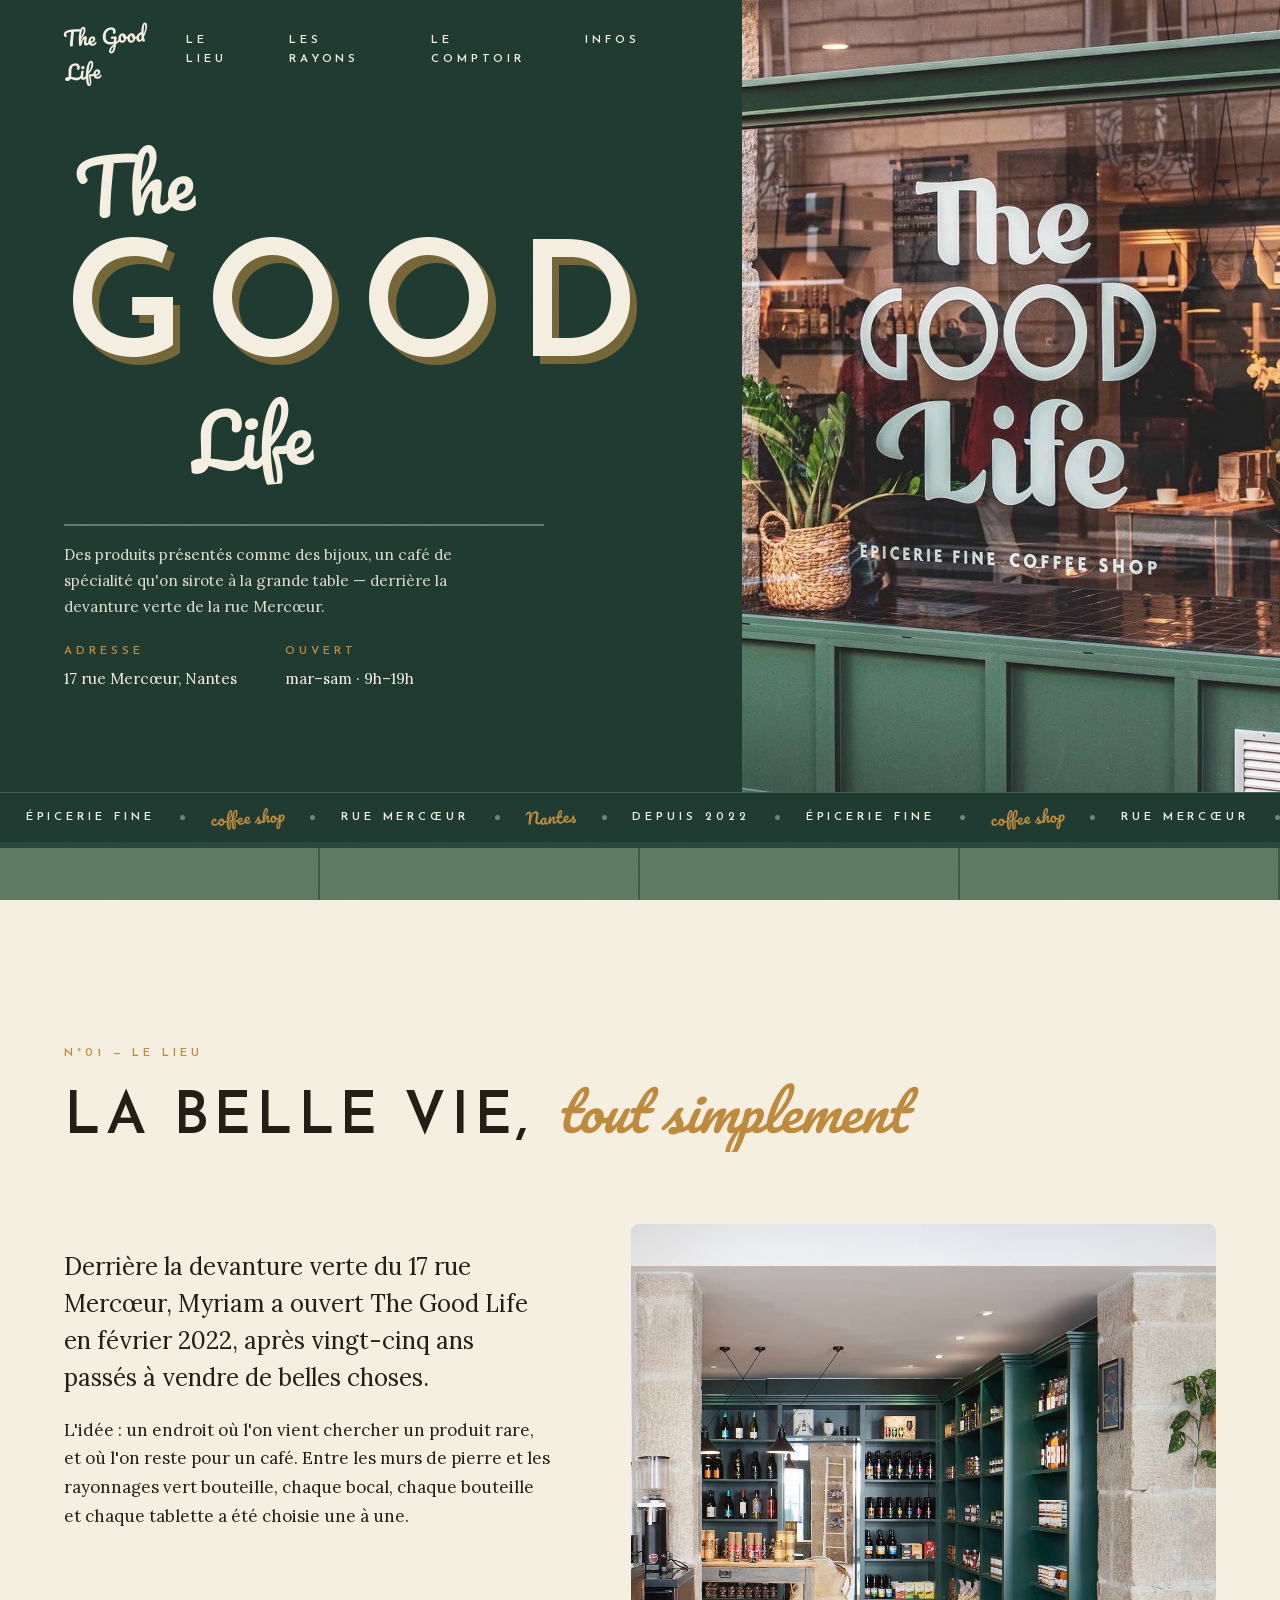
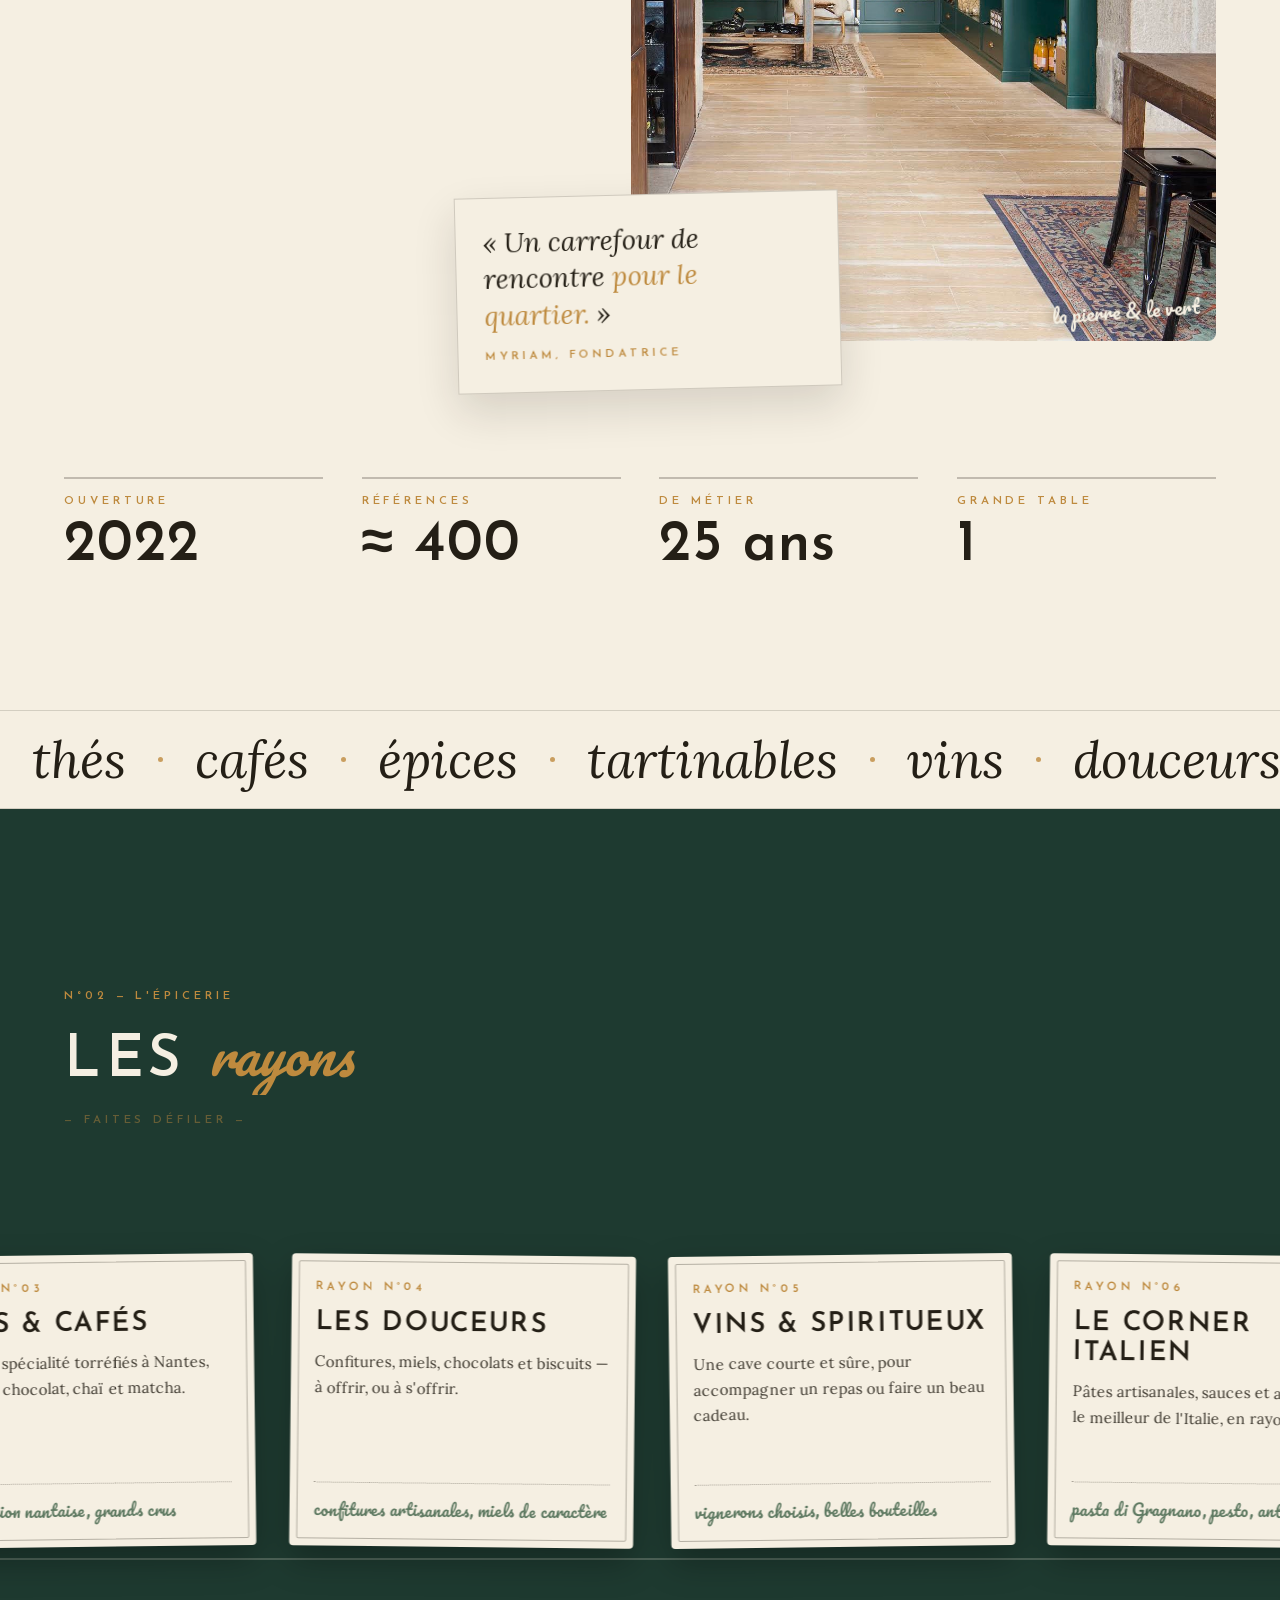
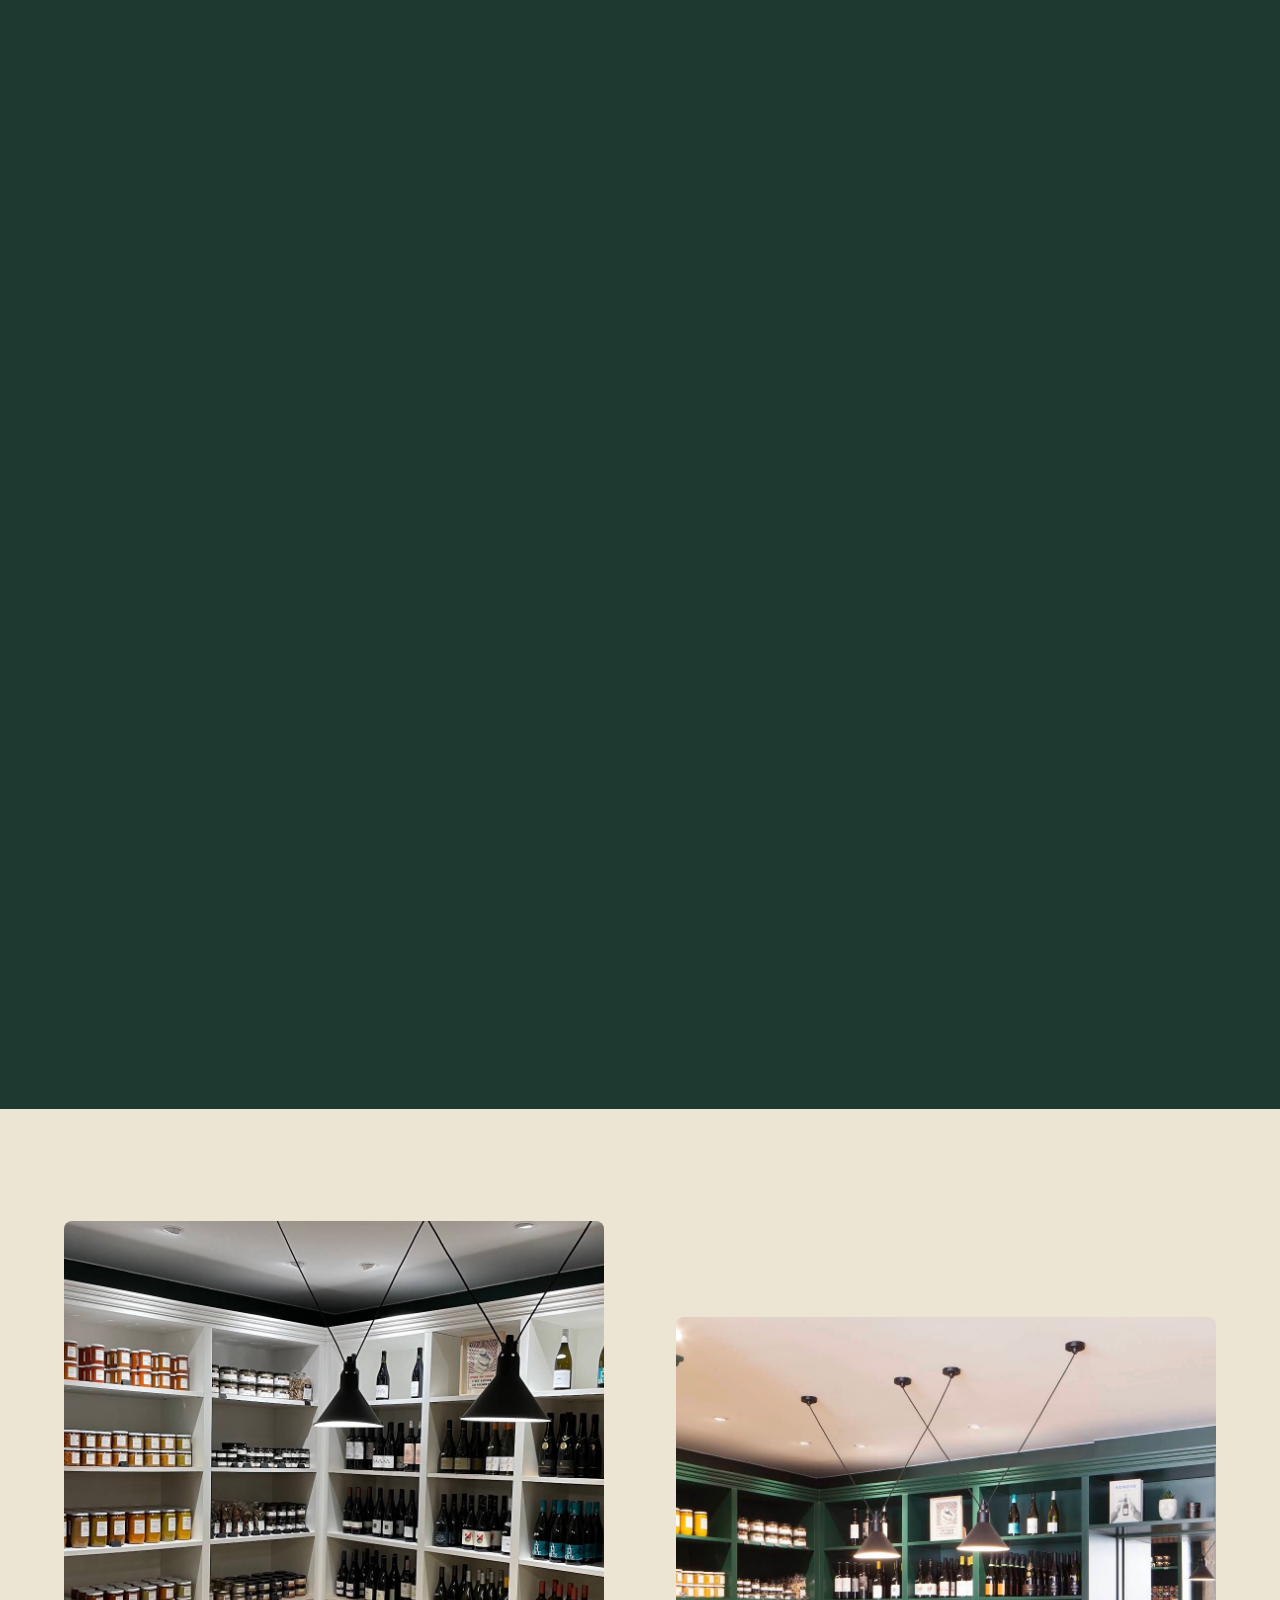
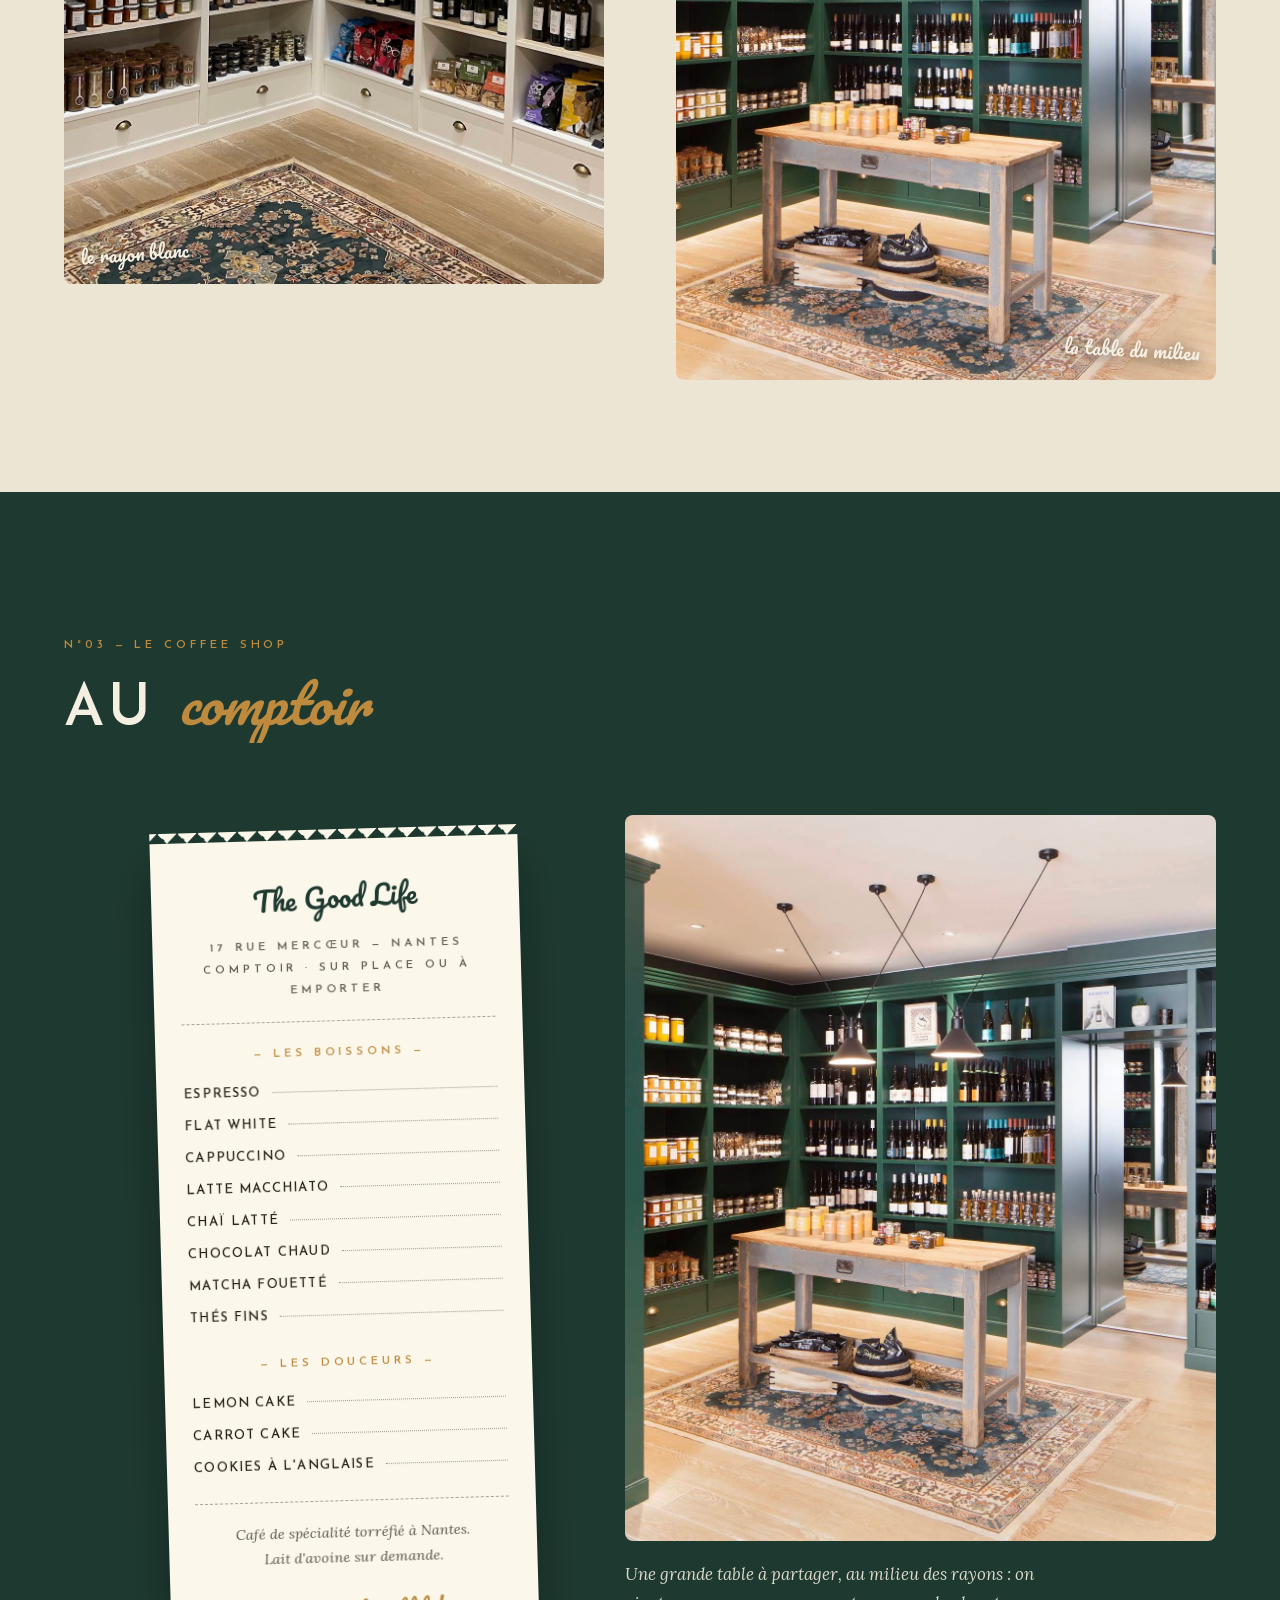
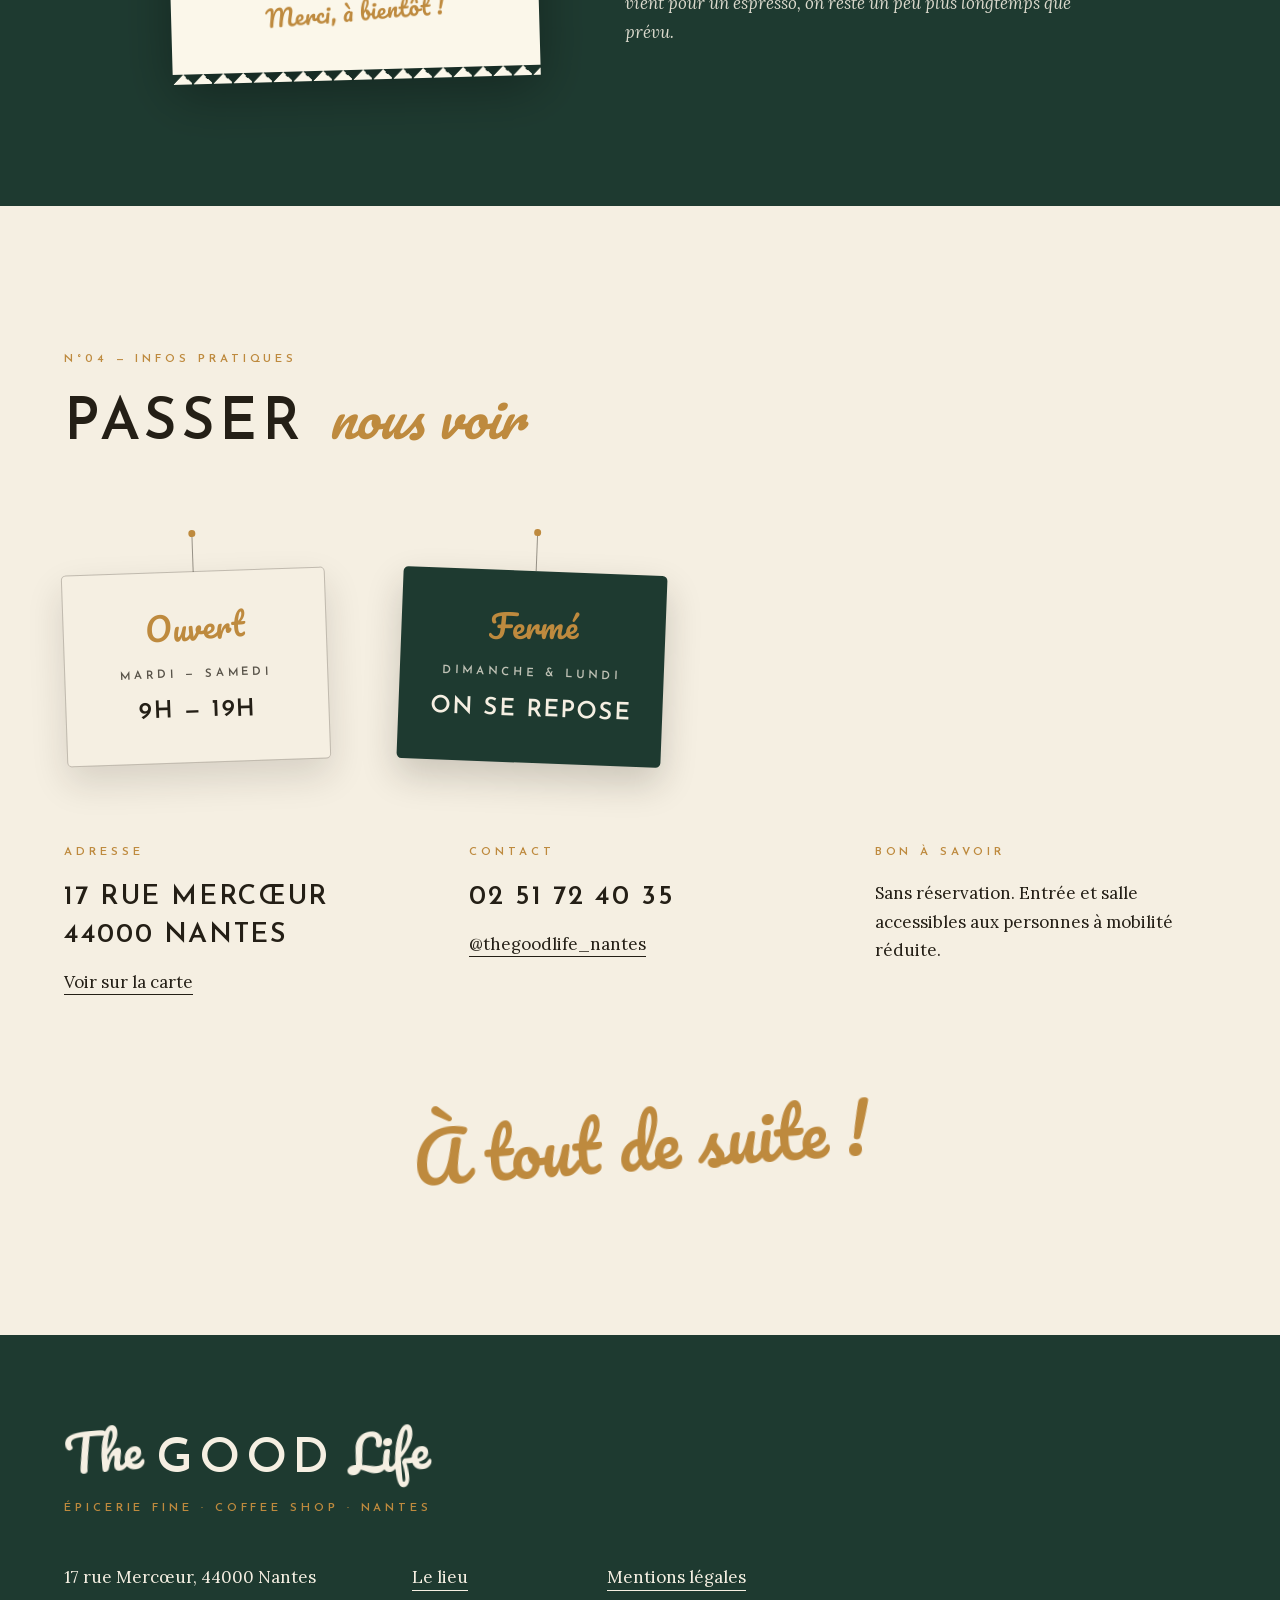
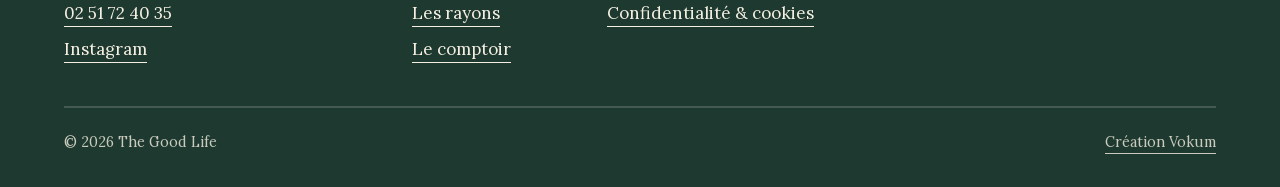
<file: index.html>
<!doctype html>
<html lang="fr">
<head>
  <meta charset="utf-8">
  <meta name="viewport" content="width=device-width, initial-scale=1">
  <title>The Good Life — Épicerie fine &amp; coffee shop à Nantes</title>
  <meta name="description" content="The Good Life, épicerie fine et coffee shop rue Mercœur à Nantes. Environ 400 références choisies une à une, café de spécialité, pâtisseries à l'anglaise et une grande table à partager. Mardi–samedi, 9h–19h.">
  <link rel="icon" href="assets/img/favicon.svg" type="image/svg+xml">

  <meta property="og:title" content="The Good Life — Épicerie fine &amp; coffee shop à Nantes">
  <meta property="og:description" content="Épicerie fine, café de spécialité et pâtisseries à l'anglaise, 17 rue Mercœur à Nantes.">
  <meta property="og:type" content="website">
  <meta property="og:image" content="https://thegoodlife-site.vercel.app/assets/img/devanture.jpg">
  <meta property="og:locale" content="fr_FR">

  <link rel="preload" href="assets/fonts/pacifico.woff2" as="font" type="font/woff2" crossorigin>
  <link rel="preload" href="assets/fonts/josefin-sans.woff2" as="font" type="font/woff2" crossorigin>
  <link rel="preload" href="assets/fonts/lora.woff2" as="font" type="font/woff2" crossorigin>

  <link rel="stylesheet" href="assets/css/base/base.css">
  <link rel="stylesheet" href="assets/css/base/motion.css">
  <link rel="stylesheet" href="assets/css/ui/site-loader.css">
  <link rel="stylesheet" href="assets/css/ui/site-nav.css">
  <link rel="stylesheet" href="assets/css/ui/site-footer.css">
  <link rel="stylesheet" href="assets/css/components/marquee.css">
  <link rel="stylesheet" href="assets/css/modules/hero.css">
  <link rel="stylesheet" href="assets/css/modules/lieu.css">
  <link rel="stylesheet" href="assets/css/modules/rayons.css">
  <link rel="stylesheet" href="assets/css/modules/interlude.css">
  <link rel="stylesheet" href="assets/css/modules/comptoir.css">
  <link rel="stylesheet" href="assets/css/modules/infos.css">
  <noscript><style>.site-loader { display: none; }</style></noscript>
</head>
<body>

  <!-- Loader — le lettrage de la vitrine se peint -->
  <div class="site-loader" data-site-loader aria-hidden="true">
    <div class="site-loader__lockup">
      <span class="site-loader__word site-loader__word--script"><span class="site-loader__inner">The</span></span>
      <span class="site-loader__word site-loader__word--caps">
        <span class="site-loader__letter" style="--i:0">G</span><span class="site-loader__letter" style="--i:1">O</span><span class="site-loader__letter" style="--i:2">O</span><span class="site-loader__letter" style="--i:3">D</span>
      </span>
      <span class="site-loader__word site-loader__word--script site-loader__word--life"><span class="site-loader__inner">Life</span></span>
      <span class="site-loader__line"></span>
      <span class="site-loader__sub label">Épicerie fine · Coffee shop</span>
    </div>
  </div>

  <!-- Header / nav -->
  <header class="site-nav" data-ui="site-nav">
    <div class="site-nav__bar">
      <a class="site-nav__brand script" href="#haut">The Good Life</a>
      <nav class="site-nav__inline" aria-label="Navigation principale">
        <a class="site-nav__inline-link label" href="#le-lieu">Le lieu</a>
        <a class="site-nav__inline-link label" href="#rayons">Les rayons</a>
        <a class="site-nav__inline-link label" href="#comptoir">Le comptoir</a>
        <a class="site-nav__inline-link label" href="#infos">Infos</a>
      </nav>
      <button class="site-nav__toggle" aria-expanded="false" aria-label="Ouvrir le menu">
        <span class="site-nav__toggle-line" aria-hidden="true"></span>
        <span class="site-nav__toggle-line" aria-hidden="true"></span>
      </button>
    </div>
    <div class="site-nav__panel">
      <nav aria-label="Navigation mobile">
        <ul class="site-nav__list">
          <li><a class="site-nav__link" href="#le-lieu"><span class="site-nav__num label" aria-hidden="true">01</span>Le lieu</a></li>
          <li><a class="site-nav__link" href="#rayons"><span class="site-nav__num label" aria-hidden="true">02</span>Les rayons</a></li>
          <li><a class="site-nav__link" href="#comptoir"><span class="site-nav__num label" aria-hidden="true">03</span>Le comptoir</a></li>
          <li><a class="site-nav__link" href="#infos"><span class="site-nav__num label" aria-hidden="true">04</span>Infos pratiques</a></li>
        </ul>
      </nav>
      <p class="site-nav__panel-foot label">17 rue Mercœur, Nantes · mar–sam 9h–19h</p>
    </div>
  </header>

  <main id="haut">

    <!-- ============ HERO — LA VITRINE ============ -->
    <section class="hero" data-module-delay>
      <div class="hero__stage">
        <div class="hero__top">
          <h1 class="hero__lockup" aria-label="The Good Life — épicerie fine et coffee shop à Nantes">
            <span class="hero__word hero__word--the" data-reveal="mask" aria-hidden="true"><span>The</span></span>
            <span class="hero__word hero__word--good" data-reveal="mask" aria-hidden="true"><span>Good</span></span>
            <span class="hero__word hero__word--life" data-reveal="mask" aria-hidden="true"><span>Life</span></span>
          </h1>
        </div>
        <figure class="hero__photo">
          <img src="assets/img/devanture.jpg" alt="La devanture verte de The Good Life, avec son lettrage peint sur la vitrine" width="1206" height="1480" data-reveal="clip" fetchpriority="high">
        </figure>
        <div class="hero__foot">
          <span class="hero__line shelf-line" data-reveal="line"></span>
          <p class="hero__pitch" data-reveal>Des produits présentés comme des bijoux, un café de spécialité qu'on sirote à la grande table — derrière la devanture verte de la rue Mercœur.</p>
          <div class="hero__meta" data-reveal>
            <p class="hero__meta-item"><span class="label">Adresse</span>17 rue Mercœur, Nantes</p>
            <p class="hero__meta-item"><span class="label">Ouvert</span>mar–sam · 9h–19h</p>
          </div>
        </div>
      </div>

      <!-- Enseigne défilante -->
      <div class="hero__marquee marquee" data-reveal aria-hidden="true">
        <div class="marquee__track">
          <span class="marquee__seq">
            <span class="marquee__item label">Épicerie fine</span><span class="marquee__dot"></span>
            <span class="marquee__item marquee__item--script script">coffee shop</span><span class="marquee__dot"></span>
            <span class="marquee__item label">Rue Mercœur</span><span class="marquee__dot"></span>
            <span class="marquee__item marquee__item--script script">Nantes</span><span class="marquee__dot"></span>
            <span class="marquee__item label">Depuis 2022</span><span class="marquee__dot"></span>
          </span>
          <span class="marquee__seq">
            <span class="marquee__item label">Épicerie fine</span><span class="marquee__dot"></span>
            <span class="marquee__item marquee__item--script script">coffee shop</span><span class="marquee__dot"></span>
            <span class="marquee__item label">Rue Mercœur</span><span class="marquee__dot"></span>
            <span class="marquee__item marquee__item--script script">Nantes</span><span class="marquee__dot"></span>
            <span class="marquee__item label">Depuis 2022</span><span class="marquee__dot"></span>
          </span>
        </div>
      </div>
      <div class="hero__soubassement" aria-hidden="true"></div>
    </section>

    <!-- ============ LE LIEU — LE SEUIL ============ -->
    <section class="lieu section" id="le-lieu" data-module="parallax" data-module-delay data-reveal-group>
      <div class="container">
        <header class="section__head">
          <span class="label" data-reveal>N°01 — Le lieu</span>
          <h2 class="h-section" data-reveal="mask"><span>La belle vie, <em class="script">tout simplement</em></span></h2>
        </header>

        <div class="lieu__grid">
          <div class="lieu__text">
            <p class="lieu__lead" data-reveal>Derrière la devanture verte du 17 rue Mercœur, Myriam a ouvert The Good Life en février 2022, après vingt-cinq ans passés à vendre de belles choses.</p>
            <p data-reveal>L'idée&nbsp;: un endroit où l'on vient chercher un produit rare, et où l'on reste pour un café. Entre les murs de pierre et les rayonnages vert bouteille, chaque bocal, chaque bouteille et chaque tablette a été choisie une à une.</p>
          </div>
          <figure class="lieu__photo photo">
            <img src="assets/img/interieur-pierre.jpg" alt="L'intérieur de la boutique : murs de pierre, parquet clair et rayonnages verts remplis de produits fins" width="1206" height="1480" data-reveal="clip" data-parallax="0.12" loading="lazy">
            <figcaption class="lieu__caption script" aria-hidden="true">la pierre &amp; le vert</figcaption>
          </figure>
          <blockquote class="lieu__quote" data-reveal>
            <p>«&nbsp;Un carrefour de rencontre <em>pour le quartier.</em>&nbsp;»</p>
            <cite class="label">Myriam, fondatrice</cite>
          </blockquote>
        </div>

        <dl class="lieu__stats" data-reveal-group>
          <div class="lieu__stat">
            <span class="lieu__stat-line shelf-line" data-reveal="line"></span>
            <dt class="label" data-reveal>Ouverture</dt>
            <dd data-reveal>2022</dd>
          </div>
          <div class="lieu__stat">
            <span class="lieu__stat-line shelf-line" data-reveal="line"></span>
            <dt class="label" data-reveal>Références</dt>
            <dd data-reveal>≈&nbsp;400</dd>
          </div>
          <div class="lieu__stat">
            <span class="lieu__stat-line shelf-line" data-reveal="line"></span>
            <dt class="label" data-reveal>De métier</dt>
            <dd data-reveal>25&nbsp;ans</dd>
          </div>
          <div class="lieu__stat">
            <span class="lieu__stat-line shelf-line" data-reveal="line"></span>
            <dt class="label" data-reveal>Grande table</dt>
            <dd data-reveal>1</dd>
          </div>
        </dl>
      </div>
    </section>

    <!-- Bande de seuil -->
    <div class="marquee marquee--seuil" aria-hidden="true">
      <div class="marquee__track marquee__track--reverse">
        <span class="marquee__seq">
          <span class="marquee__item marquee__item--serif">thés</span><span class="marquee__dot"></span>
          <span class="marquee__item marquee__item--serif">cafés</span><span class="marquee__dot"></span>
          <span class="marquee__item marquee__item--serif">épices</span><span class="marquee__dot"></span>
          <span class="marquee__item marquee__item--serif">tartinables</span><span class="marquee__dot"></span>
          <span class="marquee__item marquee__item--serif">vins</span><span class="marquee__dot"></span>
          <span class="marquee__item marquee__item--serif">douceurs</span><span class="marquee__dot"></span>
        </span>
        <span class="marquee__seq">
          <span class="marquee__item marquee__item--serif">thés</span><span class="marquee__dot"></span>
          <span class="marquee__item marquee__item--serif">cafés</span><span class="marquee__dot"></span>
          <span class="marquee__item marquee__item--serif">épices</span><span class="marquee__dot"></span>
          <span class="marquee__item marquee__item--serif">tartinables</span><span class="marquee__dot"></span>
          <span class="marquee__item marquee__item--serif">vins</span><span class="marquee__dot"></span>
          <span class="marquee__item marquee__item--serif">douceurs</span><span class="marquee__dot"></span>
        </span>
      </div>
    </div>

    <!-- ============ LES RAYONS — L'ÉTAGÈRE ============ -->
    <section class="rayons" id="rayons" data-module="rayons" data-module-delay>
      <div class="rayons__sticky">
        <header class="rayons__head container">
          <span class="label" data-reveal>N°02 — L'épicerie</span>
          <h2 class="h-section" data-reveal="mask"><span>Les <em class="script">rayons</em></span></h2>
          <p class="rayons__hint label" aria-hidden="true"><span class="rayons__hint-touch">— Faites glisser —</span><span class="rayons__hint-scroll">— Faites défiler —</span></p>
        </header>
        <div class="rayons__viewport">
          <span class="rayons__shelf" aria-hidden="true"></span>
          <ol class="rayons__track">
            <li class="etiquette" data-reveal>
              <span class="etiquette__head label">Rayon n°01</span>
              <h3 class="etiquette__name">L'apéritif</h3>
              <p class="etiquette__desc">Tartinables, conserves fines et biscuits salés — de quoi bien commencer la soirée.</p>
              <p class="etiquette__ex script">rillettes de la mer, olives, gressins</p>
            </li>
            <li class="etiquette" data-reveal>
              <span class="etiquette__head label">Rayon n°02</span>
              <h3 class="etiquette__name">Épices &amp; condiments</h3>
              <p class="etiquette__desc">Sels, poivres, huiles et vinaigres qui changent un plat ordinaire en souvenir.</p>
              <p class="etiquette__ex script">poivres rares, huiles d'olive, moutardes</p>
            </li>
            <li class="etiquette" data-reveal>
              <span class="etiquette__head label">Rayon n°03</span>
              <h3 class="etiquette__name">Thés &amp; cafés</h3>
              <p class="etiquette__desc">Cafés de spécialité torréfiés à Nantes, thés fins, chocolat, chaï et matcha.</p>
              <p class="etiquette__ex script">torréfaction nantaise, grands crus</p>
            </li>
            <li class="etiquette" data-reveal>
              <span class="etiquette__head label">Rayon n°04</span>
              <h3 class="etiquette__name">Les douceurs</h3>
              <p class="etiquette__desc">Confitures, miels, chocolats et biscuits — à offrir, ou à s'offrir.</p>
              <p class="etiquette__ex script">confitures artisanales, miels de caractère</p>
            </li>
            <li class="etiquette" data-reveal>
              <span class="etiquette__head label">Rayon n°05</span>
              <h3 class="etiquette__name">Vins &amp; spiritueux</h3>
              <p class="etiquette__desc">Une cave courte et sûre, pour accompagner un repas ou faire un beau cadeau.</p>
              <p class="etiquette__ex script">vignerons choisis, belles bouteilles</p>
            </li>
            <li class="etiquette" data-reveal>
              <span class="etiquette__head label">Rayon n°06</span>
              <h3 class="etiquette__name">Le corner italien</h3>
              <p class="etiquette__desc">Pâtes artisanales, sauces et antipasti — le meilleur de l'Italie, en rayon.</p>
              <p class="etiquette__ex script">pasta di Gragnano, pesto, antipasti</p>
            </li>
            <li class="etiquette etiquette--fin" data-reveal>
              <p class="etiquette__fin-script script">et tout ce qu'on ne trouve<br>nulle part ailleurs…</p>
              <p class="etiquette__fin-note">Environ 400 références dénichées dans les salons professionnels, choisies une à une.</p>
            </li>
          </ol>
        </div>
      </div>
    </section>

    <!-- ============ INTERLUDE PHOTOS ============ -->
    <section class="interlude section" data-module="parallax" data-module-delay data-reveal-group>
      <div class="container interlude__grid">
        <figure class="interlude__photo photo">
          <img src="assets/img/rayon-blanc.jpg" alt="Rayonnages blancs garnis de bocaux de confitures, tartinables et bouteilles de vin" width="1206" height="1480" data-reveal="clip" data-parallax="0.1" loading="lazy">
          <figcaption class="interlude__caption script" aria-hidden="true">le rayon blanc</figcaption>
        </figure>
        <figure class="interlude__photo interlude__photo--decale photo">
          <img src="assets/img/rayon-table.jpg" alt="La table de présentation en bois au centre des rayonnages vert bouteille" width="1206" height="1480" data-reveal="clip" data-parallax="-0.08" loading="lazy">
          <figcaption class="interlude__caption interlude__caption--right script" aria-hidden="true">la table du milieu</figcaption>
        </figure>
      </div>
    </section>

    <!-- ============ LE COMPTOIR — LE TICKET ============ -->
    <section class="comptoir section" id="comptoir" data-module-delay>
      <div class="container">
        <header class="section__head" data-reveal-group>
          <span class="label" data-reveal>N°03 — Le coffee shop</span>
          <h2 class="h-section" data-reveal="mask"><span>Au <em class="script">comptoir</em></span></h2>
        </header>

        <div class="comptoir__grid">
          <div class="comptoir__ticket-zone" data-reveal-group>
            <div class="ticket" data-reveal="clip">
              <p class="ticket__brand script">The Good Life</p>
              <p class="ticket__meta label">17 rue Mercœur — Nantes<br>Comptoir · sur place ou à emporter</p>
              <span class="ticket__rule" aria-hidden="true"></span>
              <p class="ticket__cat label">— Les boissons —</p>
              <ul class="ticket__list">
                <li><span>Espresso</span><span class="ticket__dots" aria-hidden="true"></span></li>
                <li><span>Flat white</span><span class="ticket__dots" aria-hidden="true"></span></li>
                <li><span>Cappuccino</span><span class="ticket__dots" aria-hidden="true"></span></li>
                <li><span>Latte macchiato</span><span class="ticket__dots" aria-hidden="true"></span></li>
                <li><span>Chaï latté</span><span class="ticket__dots" aria-hidden="true"></span></li>
                <li><span>Chocolat chaud</span><span class="ticket__dots" aria-hidden="true"></span></li>
                <li><span>Matcha fouetté</span><span class="ticket__dots" aria-hidden="true"></span></li>
                <li><span>Thés fins</span><span class="ticket__dots" aria-hidden="true"></span></li>
              </ul>
              <p class="ticket__cat label">— Les douceurs —</p>
              <ul class="ticket__list">
                <li><span>Lemon cake</span><span class="ticket__dots" aria-hidden="true"></span></li>
                <li><span>Carrot cake</span><span class="ticket__dots" aria-hidden="true"></span></li>
                <li><span>Cookies à l'anglaise</span><span class="ticket__dots" aria-hidden="true"></span></li>
              </ul>
              <span class="ticket__rule" aria-hidden="true"></span>
              <p class="ticket__note">Café de spécialité torréfié à Nantes.<br>Lait d'avoine sur demande.</p>
              <p class="ticket__merci script">Merci, à bientôt&nbsp;!</p>
            </div>
          </div>

          <div class="comptoir__aside">
            <figure class="photo comptoir__photo">
              <img src="assets/img/rayon-table.jpg" alt="La grande table de bois entourée des rayonnages de l'épicerie" width="1206" height="1480" data-reveal="clip" loading="lazy">
            </figure>
            <p class="comptoir__table-note" data-reveal>Une grande table à partager, au milieu des rayons&nbsp;: on vient pour un espresso, on reste un peu plus longtemps que prévu.</p>
          </div>
        </div>
      </div>
    </section>

    <!-- ============ INFOS — LA PORTE ============ -->
    <section class="infos section" id="infos" data-module-delay>
      <div class="container">
        <header class="section__head" data-reveal-group>
          <span class="label" data-reveal>N°04 — Infos pratiques</span>
          <h2 class="h-section" data-reveal="mask"><span>Passer <em class="script">nous voir</em></span></h2>
        </header>

        <div class="infos__pancartes" data-reveal-group>
          <div class="pancarte pancarte--ouvert" data-reveal>
            <span class="pancarte__ficelle" aria-hidden="true"></span>
            <p class="pancarte__etat script">Ouvert</p>
            <p class="pancarte__jours label">Mardi — Samedi</p>
            <p class="pancarte__heures">9h&nbsp;—&nbsp;19h</p>
          </div>
          <div class="pancarte pancarte--ferme" data-reveal>
            <span class="pancarte__ficelle" aria-hidden="true"></span>
            <p class="pancarte__etat script">Fermé</p>
            <p class="pancarte__jours label">Dimanche &amp; lundi</p>
            <p class="pancarte__heures">On se repose</p>
          </div>
        </div>

        <div class="infos__grid" data-reveal-group>
          <div class="infos__bloc">
            <h3 class="label infos__bloc-title" data-reveal>Adresse</h3>
            <p class="infos__big" data-reveal>17 rue Mercœur<br>44000 Nantes</p>
            <p data-reveal><a class="link-u" href="https://maps.google.com/?q=The+Good+Life,+17+rue+Mercoeur,+44000+Nantes" target="_blank" rel="noopener">Voir sur la carte</a></p>
          </div>
          <div class="infos__bloc">
            <h3 class="label infos__bloc-title" data-reveal>Contact</h3>
            <p class="infos__big" data-reveal><a class="infos__tel" href="tel:+33251724035">02&nbsp;51&nbsp;72&nbsp;40&nbsp;35</a></p>
            <p data-reveal><a class="link-u" href="https://www.instagram.com/thegoodlife_nantes/" target="_blank" rel="noopener">@thegoodlife_nantes</a></p>
          </div>
          <div class="infos__bloc">
            <h3 class="label infos__bloc-title" data-reveal>Bon à savoir</h3>
            <p data-reveal>Sans réservation. Entrée et salle accessibles aux personnes à mobilité réduite.</p>
          </div>
        </div>

        <p class="infos__sign script" data-reveal>À tout de suite&nbsp;!</p>
      </div>
    </section>
  </main>

  <!-- ============ FOOTER ============ -->
  <footer class="site-footer">
    <div class="container">
      <div class="site-footer__top">
        <p class="site-footer__lockup" aria-hidden="true"><span class="script">The</span> <span class="site-footer__good">Good</span> <span class="script">Life</span></p>
        <p class="site-footer__tag label">Épicerie fine · Coffee shop · Nantes</p>
      </div>
      <div class="site-footer__grid">
        <div class="site-footer__col">
          <p>17 rue Mercœur, 44000 Nantes</p>
          <p><a class="link-u" href="tel:+33251724035">02 51 72 40 35</a></p>
          <p><a class="link-u" href="https://www.instagram.com/thegoodlife_nantes/" target="_blank" rel="noopener">Instagram</a></p>
        </div>
        <nav class="site-footer__col" aria-label="Navigation pied de page">
          <p><a class="link-u" href="#le-lieu">Le lieu</a></p>
          <p><a class="link-u" href="#rayons">Les rayons</a></p>
          <p><a class="link-u" href="#comptoir">Le comptoir</a></p>
        </nav>
        <div class="site-footer__col">
          <p><a class="link-u" href="mentions-legales.html">Mentions légales</a></p>
          <p><a class="link-u" href="mentions-legales.html#confidentialite">Confidentialité &amp; cookies</a></p>
        </div>
      </div>
      <span class="shelf-line site-footer__line" aria-hidden="true"></span>
      <div class="site-footer__bottom">
        <p>© 2026 The Good Life</p>
        <p><a class="link-u" href="https://vokumagency.com" target="_blank" rel="noopener">Création Vokum</a></p>
      </div>
    </div>
  </footer>

  <script type="module" src="assets/js/app.js"></script>
</body>
</html>
</file>
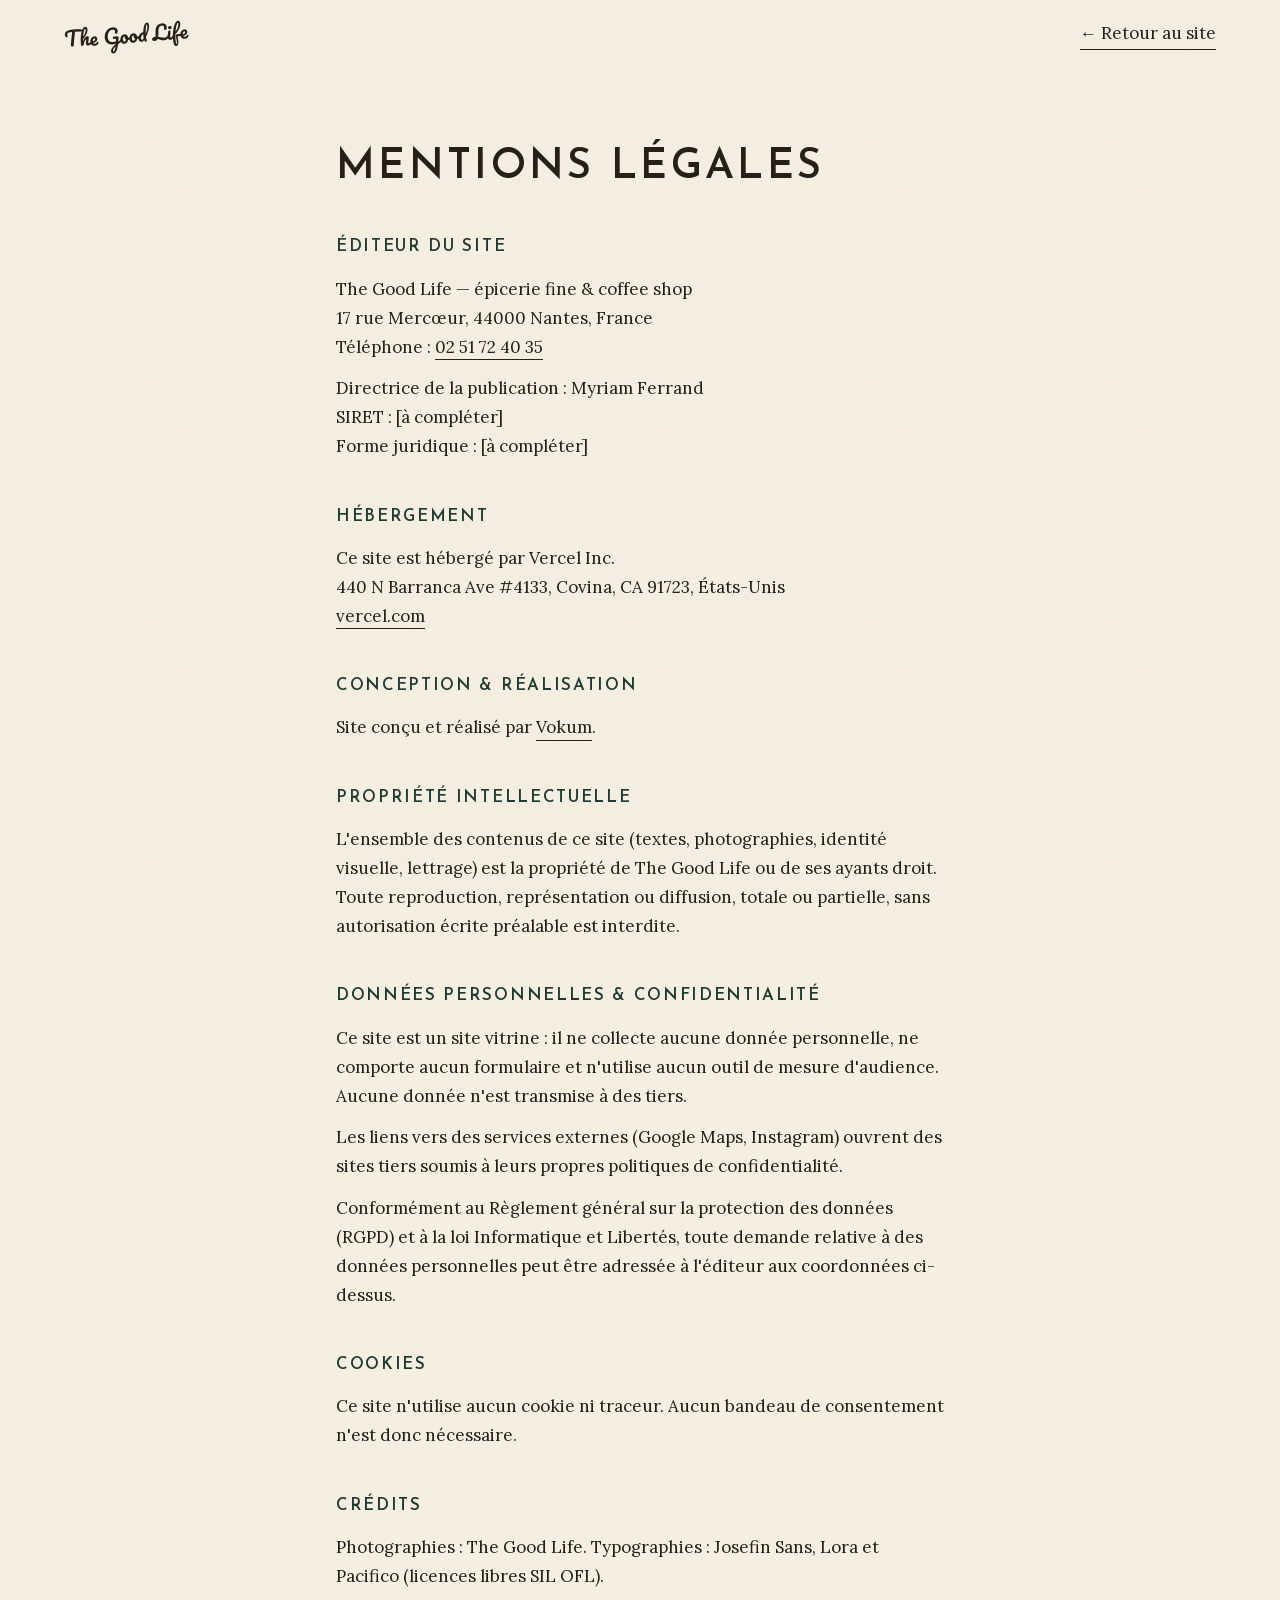
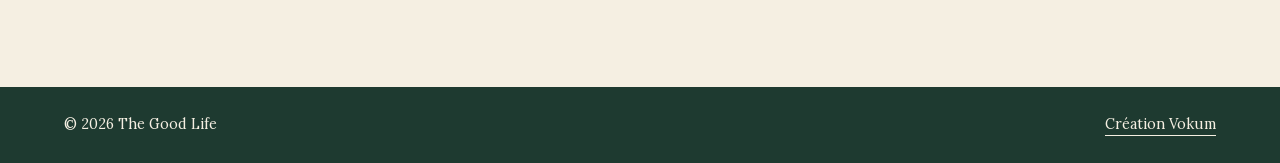
<file: mentions-legales.html>
<!doctype html>
<html lang="fr">
<head>
  <meta charset="utf-8">
  <meta name="viewport" content="width=device-width, initial-scale=1">
  <title>Mentions légales — The Good Life, Nantes</title>
  <meta name="description" content="Mentions légales, politique de confidentialité et cookies du site The Good Life, épicerie fine et coffee shop à Nantes.">
  <meta name="robots" content="noindex">
  <link rel="icon" href="assets/img/favicon.svg" type="image/svg+xml">
  <link rel="stylesheet" href="assets/css/base/base.css">
  <style>
    .legal { padding-block: clamp(6rem, 14vw, 9rem) clamp(4rem, 10vw, 6rem); max-width: 46rem; }
    .legal h1 { font-family: var(--f-caps); font-weight: 600; text-transform: uppercase; letter-spacing: .08em; font-size: clamp(1.8rem, 6vw, 2.6rem); line-height: 1.15; margin-bottom: 2.5rem; }
    .legal h2 { font-family: var(--f-caps); font-weight: 600; text-transform: uppercase; letter-spacing: .1em; font-size: 1.05rem; margin: 2.6rem 0 .8rem; color: var(--vert); }
    .legal p + p { margin-top: .8rem; }
    .legal-header { position: absolute; top: 0; left: 0; right: 0; padding: 1.1rem var(--gutter); display: flex; justify-content: space-between; align-items: center; }
    .legal-footer { background: var(--vert); color: var(--creme); padding: 1.6rem 0; font-size: .9rem; }
    .legal-footer .container { display: flex; flex-wrap: wrap; justify-content: space-between; gap: .6rem 2rem; }
  </style>
</head>
<body>
  <header class="legal-header">
    <a class="script" href="index.html" style="font-size:1.25rem; text-decoration:none; rotate:-4deg; display:inline-block;">The Good Life</a>
    <a class="link-u" href="index.html">← Retour au site</a>
  </header>

  <main class="container legal">
    <h1>Mentions légales</h1>

    <h2>Éditeur du site</h2>
    <p>The Good Life — épicerie fine &amp; coffee shop<br>
    17 rue Mercœur, 44000 Nantes, France<br>
    Téléphone&nbsp;: <a class="link-u" href="tel:+33251724035">02 51 72 40 35</a></p>
    <p>Directrice de la publication&nbsp;: Myriam Ferrand<br>
    SIRET&nbsp;: [à compléter]<br>
    Forme juridique&nbsp;: [à compléter]</p>

    <h2>Hébergement</h2>
    <p>Ce site est hébergé par Vercel Inc.<br>
    440 N Barranca Ave #4133, Covina, CA 91723, États-Unis<br>
    <a class="link-u" href="https://vercel.com" target="_blank" rel="noopener">vercel.com</a></p>

    <h2>Conception &amp; réalisation</h2>
    <p>Site conçu et réalisé par <a class="link-u" href="https://vokumagency.com" target="_blank" rel="noopener">Vokum</a>.</p>

    <h2>Propriété intellectuelle</h2>
    <p>L'ensemble des contenus de ce site (textes, photographies, identité visuelle, lettrage) est la propriété de The Good Life ou de ses ayants droit. Toute reproduction, représentation ou diffusion, totale ou partielle, sans autorisation écrite préalable est interdite.</p>

    <h2 id="confidentialite">Données personnelles &amp; confidentialité</h2>
    <p>Ce site est un site vitrine&nbsp;: il ne collecte aucune donnée personnelle, ne comporte aucun formulaire et n'utilise aucun outil de mesure d'audience. Aucune donnée n'est transmise à des tiers.</p>
    <p>Les liens vers des services externes (Google Maps, Instagram) ouvrent des sites tiers soumis à leurs propres politiques de confidentialité.</p>
    <p>Conformément au Règlement général sur la protection des données (RGPD) et à la loi Informatique et Libertés, toute demande relative à des données personnelles peut être adressée à l'éditeur aux coordonnées ci-dessus.</p>

    <h2>Cookies</h2>
    <p>Ce site n'utilise aucun cookie ni traceur. Aucun bandeau de consentement n'est donc nécessaire.</p>

    <h2>Crédits</h2>
    <p>Photographies&nbsp;: The Good Life. Typographies&nbsp;: Josefin Sans, Lora et Pacifico (licences libres SIL OFL).</p>
  </main>

  <footer class="legal-footer">
    <div class="container">
      <p>© 2026 The Good Life</p>
      <p><a class="link-u" href="https://vokumagency.com" target="_blank" rel="noopener">Création Vokum</a></p>
    </div>
  </footer>
</body>
</html>
</file>
<file: assets/css/base/base.css>
/* =========================================================================
   THE GOOD LIFE — base : tokens, fontes, reset, typographie, utilitaires
   ========================================================================= */

/* ---- Fontes (self-host, subset latin, swap) ---- */
@font-face {
  font-family: 'Josefin Sans';
  src: url('../../fonts/josefin-sans.woff2') format('woff2');
  font-weight: 100 700;
  font-style: normal;
  font-display: swap;
}
@font-face {
  font-family: 'Josefin Sans';
  src: url('../../fonts/josefin-sans-italic.woff2') format('woff2');
  font-weight: 100 700;
  font-style: italic;
  font-display: swap;
}
@font-face {
  font-family: 'Lora';
  src: url('../../fonts/lora.woff2') format('woff2');
  font-weight: 400 700;
  font-style: normal;
  font-display: swap;
}
@font-face {
  font-family: 'Lora';
  src: url('../../fonts/lora-italic.woff2') format('woff2');
  font-weight: 400 700;
  font-style: italic;
  font-display: swap;
}
@font-face {
  font-family: 'Pacifico';
  src: url('../../fonts/pacifico.woff2') format('woff2');
  font-weight: 400;
  font-style: normal;
  font-display: swap;
}

/* ---- Tokens ---- */
:root {
  /* Couleurs — devanture & rayonnages */
  --creme:      #F5EFE2;  /* papier / lettrage vitrine */
  --creme-2:    #EDE5D3;  /* papier ombré */
  --vert:       #1E3A30;  /* vert bouteille — rayonnages */
  --vert-2:     #27473A;  /* vert rayonnage éclairci */
  --sauge:      #5F7A62;  /* vert devanture */
  --miel:       #BE8A3E;  /* bocaux, laiton */
  --encre:      #241F16;  /* texte sur crème */
  --pierre:     #CfC5B2;  /* pierre apparente */

  /* Typo */
  --f-caps:   'Josefin Sans', 'Futura', sans-serif;
  --f-script: 'Pacifico', cursive;
  --f-body:   'Lora', Georgia, serif;

  --fs-body: 1.0625rem;

  /* Layout */
  --gutter: 1.375rem;
  --max-w: 82rem;
}

@media (min-width: 900px) {
  :root { --gutter: 4rem; }
}

/* Mobile : échelle typographique réduite — jamais un desktop rétréci */
@media (max-width: 899px) {
  :root { --fs-body: 1rem; }
}

/* ---- Reset ---- */
*, *::before, *::after { box-sizing: border-box; margin: 0; padding: 0; }

html {
  scroll-behavior: smooth;
  -webkit-text-size-adjust: 100%;
}

body {
  font-family: var(--f-body);
  font-size: var(--fs-body);
  line-height: 1.7;
  color: var(--encre);
  background: var(--creme);
  -webkit-font-smoothing: antialiased;
}

img {
  max-width: 100%;
  height: auto;
  display: block;
}

a { color: inherit; }

ul, ol { list-style: none; }

button {
  font: inherit;
  color: inherit;
  background: none;
  border: 0;
  cursor: pointer;
}

::selection { background: var(--miel); color: var(--creme); }

/* ---- Typographie partagée ---- */

/* Étiquette de rayon — comme « EPICERIE FINE  COFFEE SHOP » sur la vitrine */
.label {
  font-family: var(--f-caps);
  font-weight: 600;
  font-size: .72rem;
  letter-spacing: .34em;
  text-transform: uppercase;
}


/* Mot script — comme « The » et « Life » du lettrage */
.script {
  font-family: var(--f-script);
  font-weight: 400;
  text-transform: none;
  letter-spacing: 0;
}

/* Titre de section : capitales géométriques */
.h-section {
  font-family: var(--f-caps);
  font-weight: 600;
  text-transform: uppercase;
  letter-spacing: .08em;
  font-size: clamp(2rem, 7.5vw, 3.6rem);
  line-height: 1.12;
}

.h-section .script {
  font-size: .92em;
  letter-spacing: 0;
  color: var(--miel);
}

/* ---- Ligne d'étagère ---- */
.shelf-line {
  display: block;
  height: 2px;
  width: 100%;
  background: currentColor;
  opacity: .28;
}

/* ---- Structure ---- */
.container {
  width: 100%;
  max-width: var(--max-w);
  margin-inline: auto;
  padding-inline: var(--gutter);
}

.section {
  padding-block: clamp(4.5rem, 12vw, 8.5rem);
}

.section__head {
  margin-bottom: clamp(2.25rem, 7vw, 4.5rem);
}

.section__head .label {
  display: inline-block;
  margin-bottom: 1.1rem;
  color: var(--miel);
}

/* ---- Photos : rectangles à coins doux, jamais d'arche ---- */
.photo {
  border-radius: 8px;
  overflow: hidden;
}
.photo img { width: 100%; }

/* ---- Lien souligné ---- */
.link-u {
  text-decoration: none;
  border-bottom: 1px solid currentColor;
  padding-bottom: .1em;
  transition: opacity 250ms linear;
}
.link-u:hover { opacity: .6; }

/* ---- Accessibilité ---- */
.sr-only {
  position: absolute;
  width: 1px; height: 1px;
  clip-path: inset(50%);
  overflow: hidden;
  white-space: nowrap;
}

:focus-visible {
  outline: 2px solid var(--miel);
  outline-offset: 3px;
}

/* ---- Ajustements mobiles globaux ---- */
@media (max-width: 899px) {
  .label { font-size: .64rem; letter-spacing: .24em; }
  .section { padding-block: clamp(3.5rem, 11vw, 5rem); }
  .section__head { margin-bottom: clamp(1.8rem, 6vw, 2.6rem); }
}

/* ---- Grain papier — texture globale très légère ---- */
body::after {
  content: "";
  position: fixed;
  inset: 0;
  pointer-events: none;
  z-index: 2000;
  opacity: .05;
  background-image: url("data:image/svg+xml,%3Csvg xmlns='http://www.w3.org/2000/svg' width='240' height='240'%3E%3Cfilter id='n'%3E%3CfeTurbulence type='fractalNoise' baseFrequency='0.85' numOctaves='2' stitchTiles='stitch'/%3E%3C/filter%3E%3Crect width='240' height='240' filter='url(%23n)' opacity='0.6'/%3E%3C/svg%3E");
}
</file>
<file: assets/css/base/motion.css>
/* =========================================================================
   THE GOOD LIFE — système de motion
   Geste du projet : « la mise en rayon » — les éléments se posent sur les
   lignes d'étagère, glissés depuis le côté ou montés depuis le bas.
   ========================================================================= */

:root {
  --ease-out: cubic-bezier(0.16, 1, 0.3, 1);
  --ease-io:  cubic-bezier(0.65, 0, 0.35, 1);

  --dur-fast: 250ms;
  --dur-base: 600ms;
  --dur-slow: 950ms;

  --stagger-base: 1450ms; /* après le lettrage du loader */
  --stagger-step: 320ms;
}

@media (max-width: 768px) {
  :root {
    --dur-base: 480ms; --dur-slow: 700ms;
    --stagger-step: 200ms;
  }
}

/* ---- Délais composables ---- */
[data-module-delay] { --module-delay: 0ms; }

[data-reveal], [data-split] {
  --column-delay: 0ms;
  --self-delay:   0ms;
  --local-offset: 0ms;
  --index:        0;
  --stagger:      0ms;
  --delay: calc(
    var(--module-delay, 0ms) + var(--column-delay, 0ms) + var(--self-delay, 0ms)
    + var(--index, 0) * var(--stagger, 0ms) + var(--local-offset, 0ms)
  );
}

[data-module-delay] > [data-reveal]:nth-child(2) { --self-delay:  90ms; }
[data-module-delay] > [data-reveal]:nth-child(3) { --self-delay: 180ms; }
[data-module-delay] > [data-reveal]:nth-child(4) { --self-delay: 270ms; }
[data-module-delay] > [data-reveal]:nth-child(5) { --self-delay: 360ms; }
[data-module-delay] > [data-reveal]:nth-child(6) { --self-delay: 450ms; }

/* ---- Keyframes ---- */
@keyframes v-fade      { from { opacity: 0; } }
@keyframes v-translate { from { translate: var(--tx, 0px) var(--ty, 0px); } }
@keyframes v-scaleX    { from { scale: var(--sx, 1) 1; } }

@keyframes v-clip {
  from { clip-path: inset(var(--top, 0%) var(--right, 0%) var(--bottom, 0%) var(--left, 0%) round var(--radius, 8px)); }
  to   { clip-path: inset(0% 0% 0% 0% round var(--radius, 8px)); }
}

/* ---- États initiaux — seulement si le JS est là ---- */
html.--js-inview-enabled [data-reveal] {
  --ty: 1.5rem;
  animation:
    v-translate var(--dur-base, 600ms) var(--ease-out, ease) var(--delay, 0ms) backwards,
    v-fade      var(--dur-base, 600ms) linear                var(--delay, 0ms) backwards;
  animation-play-state: paused, paused;
}
html.--js-inview-enabled [data-reveal].is-inview {
  animation-play-state: running, running;
}

/* a. Masque overflow — l'enfant monte (ou glisse) */
html.--js-inview-enabled [data-reveal="mask"] {
  overflow: hidden;
  animation: none;
}
html.--js-inview-enabled [data-reveal="mask"] > * {
  display: block;
  --tx: 0px;
  --ty: 100%;
  animation: v-translate var(--dur-slow, 950ms) var(--ease-out, ease) var(--delay, 0ms) backwards;
  animation-play-state: paused;
}
html.--js-inview-enabled [data-reveal="mask"].is-inview > * {
  animation-play-state: running;
}

/* b. clip-path — révéler une photo sans scale.
   ⚠ élément entièrement clippé à la frame 0 : l'IO observe le parent
   [data-reveal-group], jamais cet élément. */
html.--js-inview-enabled [data-reveal="clip"] {
  --top: 0%; --right: 0%; --bottom: 100%; --left: 0%;
  animation: v-clip var(--dur-slow, 950ms) var(--ease-out, ease) var(--delay, 0ms) backwards;
  animation-play-state: paused;
}
html.--js-inview-enabled [data-reveal="clip"].is-inview {
  animation-play-state: running;
}

/* c. Trait d'étagère qui se pose */
html.--js-inview-enabled [data-reveal="line"] {
  --sx: 0;
  transform-origin: left center;
  animation: v-scaleX var(--dur-slow, 950ms) var(--ease-io, ease) var(--delay, 0ms) backwards;
  animation-play-state: paused;
}
html.--js-inview-enabled [data-reveal="line"].is-inview {
  animation-play-state: running;
}

/* ---- Stagger typographique — masque par mot ---- */
.word {
  display: inline-block;
  overflow: hidden;
  vertical-align: top;
}
.word__inner { display: inline-block; }

html.--js-inview-enabled [data-split] .word__inner {
  --ty: 110%;
  animation: v-translate var(--dur-slow, 950ms) var(--ease-out, ease)
             calc(var(--delay, 0ms) + var(--word-index, 0) * var(--word-stagger, 55ms)) backwards;
  animation-play-state: paused;
}
html.--js-inview-enabled [data-split].is-inview .word__inner {
  animation-play-state: running;
}

/* ---- Accessibilité — dernier mot ---- */
@media (prefers-reduced-motion: reduce) {
  *, *::before, *::after {
    animation-duration: 0.01ms !important;
    animation-iteration-count: 1 !important;
    transition-duration: 0.01ms !important;
    scroll-behavior: auto !important;
  }
  html [data-reveal],
  html [data-reveal] > *,
  html [data-split] .word__inner {
    animation: none !important;
    opacity: 1 !important;
    translate: none !important;
    clip-path: none !important;
  }
}
</file>
<file: assets/css/ui/site-loader.css>
/* Loader — le lettrage de la vitrine se compose sur le verre vert */
.site-loader {
  position: fixed;
  inset: 0;
  height: 100lvh;
  z-index: 999;
  background: var(--vert);
  display: grid;
  place-items: center;
  opacity: 1;
  will-change: opacity;
}
.site-loader.--js-ready {
  opacity: 0;
  pointer-events: none;
  transition: opacity 350ms linear;
}

.site-loader__lockup {
  display: flex;
  flex-direction: column;
  align-items: center;
  color: var(--creme);
  text-align: center;
}

.site-loader__word {
  display: block;
  overflow: hidden;
  line-height: 1.15;
}
.site-loader__inner {
  display: block;
  translate: 0 110%;
  animation: loader-up 700ms cubic-bezier(0.16, 1, 0.3, 1) forwards;
}

.site-loader__word--script {
  font-family: var(--f-script);
  font-size: clamp(2.4rem, 9vw, 4rem);
  rotate: -5deg;
}
.site-loader__word--caps {
  font-family: var(--f-caps);
  font-weight: 600;
  text-transform: uppercase;
  letter-spacing: .14em;
  font-size: clamp(2.6rem, 10vw, 4.6rem);
  margin-block: .1em;
  overflow: visible;
}
/* GOOD se peint lettre à lettre */
.site-loader__letter {
  display: inline-block;
  opacity: 0;
  translate: 0 .45em;
  animation: loader-letter 520ms cubic-bezier(0.16, 1, 0.3, 1) calc(200ms + var(--i) * 80ms) forwards;
}
.site-loader__word--life .site-loader__inner { animation-delay: 560ms; }

.site-loader__line {
  display: block;
  height: 2px;
  width: min(14rem, 55vw);
  background: var(--creme);
  opacity: .5;
  margin-block: 1.3rem .95rem;
  scale: 0 1;
  transform-origin: left center;
  animation: loader-line 650ms cubic-bezier(0.65, 0, 0.35, 1) 820ms forwards;
}

.site-loader__sub {
  color: var(--creme);
  opacity: 0;
  animation: loader-fade 500ms linear 1050ms forwards;
}

@keyframes loader-up     { to { translate: 0 0; } }
@keyframes loader-letter { to { opacity: 1; translate: 0 0; } }
@keyframes loader-line   { to { scale: 1 1; } }
@keyframes loader-fade   { to { opacity: .75; } }

@media (prefers-reduced-motion: reduce) {
  .site-loader { display: none; }
}
</file>
<file: assets/css/ui/site-nav.css>
/* Header + navigation — posé sur la vitrine (hero vert) */
.site-nav {
  position: absolute;
  top: 0; left: 0; right: 0;
  z-index: 50;
  color: var(--creme);
}

.site-nav__bar {
  display: flex;
  align-items: center;
  justify-content: space-between;
  padding: 1.1rem var(--gutter);
  max-width: var(--max-w);
  margin-inline: auto;
}

.site-nav__brand {
  font-family: var(--f-script);
  font-size: 1.25rem;
  text-decoration: none;
  rotate: -4deg;
  position: relative;
  z-index: 60;
}

/* Liens inline — desktop seulement */
.site-nav__inline { display: none; }

@media (min-width: 900px) {
  /* la barre reste sur la partie verte du hero, jamais sur la photo */
  .site-nav__bar {
    width: 55%;
    max-width: none;
    margin: 0;
  }
  .site-nav__inline {
    display: flex;
    gap: 2.2rem;
  }
  .site-nav__inline-link {
    text-decoration: none;
    padding-bottom: .2em;
    background: linear-gradient(currentColor, currentColor) left bottom / 0% 1px no-repeat;
    transition: background-size 350ms cubic-bezier(0.65, 0, 0.35, 1);
  }
  .site-nav__inline-link:hover { background-size: 100% 1px; }
}

/* Burger */
.site-nav__toggle {
  position: relative;
  z-index: 60;
  width: 44px;
  height: 44px;
  display: grid;
  place-content: center;
  gap: 7px;
}
.site-nav__toggle-line {
  display: block;
  width: 26px;
  height: 2px;
  background: currentColor;
  transition: rotate 300ms var(--ease-io), translate 300ms var(--ease-io);
}
.site-nav.is-open .site-nav__toggle-line:nth-child(1) { rotate: 45deg; translate: 0 4.5px; }
.site-nav.is-open .site-nav__toggle-line:nth-child(2) { rotate: -45deg; translate: 0 -4.5px; }

/* Panneau plein écran */
.site-nav__panel {
  position: fixed;
  inset: 0;
  height: 100lvh;
  z-index: 55;
  background: var(--vert);
  color: var(--creme);
  display: flex;
  flex-direction: column;
  justify-content: center;
  padding: var(--gutter);
  clip-path: inset(0 0 100% 0);
  visibility: hidden;
  transition: clip-path 550ms cubic-bezier(0.65, 0, 0.35, 1), visibility 0s 550ms;
}
.site-nav.is-open .site-nav__panel {
  clip-path: inset(0 0 0% 0);
  visibility: visible;
  transition: clip-path 550ms cubic-bezier(0.65, 0, 0.35, 1);
}

html.nav-locked { overflow: hidden; }

.site-nav__list {
  display: flex;
  flex-direction: column;
  gap: .4rem;
}
.site-nav__link {
  display: flex;
  align-items: baseline;
  gap: 1rem;
  font-family: var(--f-caps);
  font-weight: 600;
  text-transform: uppercase;
  letter-spacing: .08em;
  font-size: clamp(1.9rem, 8vw, 2.6rem);
  line-height: 1.5;
  text-decoration: none;
  padding-block: .35rem;
  border-bottom: 1px solid rgba(245, 239, 226, .18);
  opacity: 0;
  translate: 0 1rem;
  transition: opacity 400ms linear, translate 450ms var(--ease-out);
}
.site-nav.is-open .site-nav__link {
  opacity: 1;
  translate: 0 0;
}
.site-nav.is-open .site-nav__list li:nth-child(1) .site-nav__link { transition-delay: 240ms; }
.site-nav.is-open .site-nav__list li:nth-child(2) .site-nav__link { transition-delay: 310ms; }
.site-nav.is-open .site-nav__list li:nth-child(3) .site-nav__link { transition-delay: 380ms; }
.site-nav.is-open .site-nav__list li:nth-child(4) .site-nav__link { transition-delay: 450ms; }

.site-nav__num { color: var(--miel); }

.site-nav__panel-foot {
  margin-top: 3rem;
  opacity: .6;
}

@media (min-width: 900px) {
  .site-nav__panel { display: none; }
  .site-nav__toggle { display: none; }
}
</file>
<file: assets/css/ui/site-footer.css>
/* Footer — vert bouteille profond */
.site-footer {
  background: var(--vert);
  color: var(--creme);
  padding-block: clamp(3.5rem, 9vw, 5.5rem) 2rem;
}

.site-footer__top { margin-bottom: 2.8rem; }

.site-footer__lockup {
  font-size: clamp(2rem, 8vw, 3rem);
  line-height: 1.2;
}
.site-footer__lockup .script { rotate: -5deg; display: inline-block; }
.site-footer__good {
  font-family: var(--f-caps);
  font-weight: 600;
  text-transform: uppercase;
  letter-spacing: .12em;
}

.site-footer__tag {
  margin-top: .6rem;
  color: var(--miel);
}

.site-footer__grid {
  display: flex;
  flex-direction: column;
  gap: 1.8rem;
}
.site-footer__col p + p { margin-top: .45rem; }

.site-footer__line {
  margin-block: 2.6rem 1.4rem;
  opacity: .18;
}

.site-footer__bottom {
  display: flex;
  flex-wrap: wrap;
  justify-content: space-between;
  gap: .6rem 2rem;
  font-size: .9rem;
  opacity: .8;
}

@media (min-width: 900px) {
  .site-footer__grid {
    flex-direction: row;
    gap: 6rem;
  }
}
</file>
<file: assets/css/components/marquee.css>
/* Marquee — enseigne défilante */
.marquee {
  overflow: hidden;
  user-select: none;
}

.marquee__track {
  display: flex;
  width: max-content;
  animation: marquee-scroll 32s linear infinite;
}
.marquee__track--reverse {
  animation-name: marquee-scroll-reverse;
  animation-duration: 44s;
}

.marquee__seq {
  display: flex;
  align-items: center;
  flex-shrink: 0;
}

.marquee__item {
  padding-inline: 1.6rem;
  white-space: nowrap;
}
.marquee__item--script {
  font-size: 1.15em;
  rotate: -3deg;
  color: var(--miel);
}

.marquee__dot {
  width: 5px;
  height: 5px;
  border-radius: 50%;
  background: currentColor;
  opacity: .4;
  flex-shrink: 0;
}

@keyframes marquee-scroll         { to { translate: -50% 0; } }
@keyframes marquee-scroll-reverse { from { translate: -50% 0; } to { translate: 0 0; } }

/* Variante seuil — grand serif italique sur crème */
.marquee--seuil {
  background: var(--creme);
  color: var(--encre);
  border-block: 1px solid rgba(36, 31, 22, .16);
  padding-block: 1.1rem;
}
.marquee--seuil .marquee__item--serif {
  font-family: var(--f-body);
  font-style: italic;
  font-size: clamp(1.5rem, 5vw, 3.2rem);
  line-height: 1.2;
  padding-inline: clamp(1.2rem, 4vw, 2rem);
}
.marquee--seuil .marquee__dot { background: var(--miel); opacity: .8; }

@media (prefers-reduced-motion: reduce) {
  .marquee__track { animation: none !important; }
}
</file>
<file: assets/css/modules/hero.css>
/* Hero — la vitrine : lettrage peint qui chevauche la photo */
.hero {
  position: relative;
  background: var(--vert);
  color: var(--creme);
  display: flex;
  flex-direction: column;
  min-height: 100svh;
  overflow: hidden;
}

.hero__stage {
  display: flex;
  flex-direction: column;
  flex: 1;
}

/* ---- Lockup ---- */
.hero__top {
  padding: clamp(6rem, 15vw, 8rem) var(--gutter) 0;
  position: relative;
  z-index: 2;
}

.hero__lockup {
  font-weight: 400;
  line-height: 1;
}

.hero__word { display: block; width: fit-content; }

.hero__word--the,
.hero__word--life {
  font-family: var(--f-script);
  font-size: clamp(2.6rem, 10.5vw, 6.2rem);
  rotate: -5deg;
  line-height: 1.3;
}
.hero__word--the { margin-left: .15em; }

.hero__word--good {
  font-family: var(--f-caps);
  font-weight: 600;
  text-transform: uppercase;
  letter-spacing: .07em;
  font-size: clamp(4rem, 18.5vw, 13rem);
  line-height: 1.02;
  margin-block: .02em;
}
/* ombre d'enseigne peinte */
.hero__word--good > span {
  text-shadow: .045em .05em 0 rgba(190, 138, 62, .55);
}

.hero__word--life { margin-left: .65em; margin-top: -.1em; }

/* Ordre de la cascade d'ouverture */
.hero__word--the  { --self-delay: 0ms; }
.hero__word--good { --self-delay: 140ms; }
.hero__word--life { --self-delay: 280ms; }
.hero__line       { --self-delay: 520ms; }
.hero__pitch      { --self-delay: 600ms; }
.hero__meta       { --self-delay: 700ms; }
.hero__photo img  { --self-delay: 420ms; }
.hero__marquee    { --self-delay: 900ms; }

/* ---- Photo — mobile : image de clôture du hero, pleine largeur ---- */
.hero__photo {
  position: relative;
  z-index: 1;
  order: 3;
  margin: 1.8rem 0 0;
}
.hero__photo img {
  --radius: 0px;
  width: 100%;
  max-height: 40svh;
  object-fit: cover;
  object-position: center 32%;
}

/* ---- Pied ---- */
.hero__foot {
  position: relative;
  z-index: 2;
  padding: 1.4rem var(--gutter) 0;
}
.hero__line {
  max-width: 30rem;
  opacity: .35;
  margin-bottom: 1rem;
}
.hero__pitch {
  max-width: 26rem;
  font-size: .95rem;
  opacity: .9;
}
.hero__meta {
  margin-top: 1.4rem;
  display: flex;
  flex-wrap: wrap;
  gap: 1.2rem 3rem;
}
.hero__meta-item {
  display: flex;
  flex-direction: column;
  gap: .25rem;
  font-size: .95rem;
}
.hero__meta-item .label { color: var(--miel); }

/* ---- Enseigne défilante ---- */
.hero__marquee {
  border-top: 1px solid rgba(245, 239, 226, .18);
  padding-block: .7rem;
  font-size: .7rem;
}

/* ---- Soubassement — panneaux bois de la devanture ---- */
.hero__soubassement {
  height: 3.2rem;
  background:
    repeating-linear-gradient(90deg,
      transparent 0, transparent calc(25% - 2px),
      rgba(30, 58, 48, .5) calc(25% - 2px), rgba(30, 58, 48, .5) 25%),
    var(--sauge);
  border-top: 6px solid var(--vert-2);
}

/* ---- Desktop : photo colonne droite, lockup à cheval ---- */
@media (min-width: 900px) {
  .hero__stage {
    position: relative;
    min-height: calc(100svh - 8.5rem);
  }

  .hero__photo {
    position: absolute;
    top: 0; right: 0; bottom: 0;
    width: 42%;
    margin: 0;
    z-index: 1;
  }
  .hero__photo img {
    height: 100%;
    max-height: none;
    border-radius: 0;
    --radius: 0px;
    object-position: center;
  }

  .hero__top {
    padding: 8.5rem var(--gutter) 0;
    width: 100%;
  }
  .hero__lockup { white-space: nowrap; }
  .hero__word--the  { font-size: 4.6rem; }
  .hero__word--life { font-size: 4.6rem; margin-left: 1.7em; margin-top: -.15em; }
  .hero__word--good { font-size: clamp(7.5rem, 12.5vw, 11rem); letter-spacing: .12em; }

  .hero__foot {
    width: 58%;
    padding: 2.4rem var(--gutter) 2.6rem;
  }

  .hero__marquee { font-size: .85rem; }
  .hero__soubassement { height: 3.6rem; }
}
</file>
<file: assets/css/modules/lieu.css>
/* Le lieu — le seuil : pierre, citation-papier posée sur la photo, chiffres en rayon */
.lieu {
  background: var(--creme);
}

.lieu__grid {
  position: relative;
  display: flex;
  flex-direction: column;
  gap: 2.4rem;
}

.lieu__lead {
  font-size: clamp(1.2rem, 3.6vw, 1.5rem);
  line-height: 1.55;
}
.lieu__text > p + p { margin-top: 1.2rem; }

/* Citation — papier posé sur la photo */
.lieu__quote {
  background: var(--creme);
  border: 1px solid rgba(36, 31, 22, .18);
  padding: 1.6rem 1.7rem;
  rotate: -1.4deg;
  box-shadow: 0 18px 40px rgba(36, 31, 22, .14);
  width: fit-content;
  max-width: 24rem;
  margin-top: -3.2rem;
  margin-inline: 1rem;
  position: relative;
  z-index: 2;
}
.lieu__quote p {
  font-family: var(--f-body);
  font-style: italic;
  font-size: clamp(1.3rem, 4.4vw, 1.7rem);
  line-height: 1.35;
}
.lieu__quote em { color: var(--miel); }
.lieu__quote cite {
  display: block;
  margin-top: .8rem;
  font-style: normal;
  color: var(--miel);
}

/* débord interne pour la parallaxe — jamais de scale */
.lieu__photo {
  position: relative;
  overflow: hidden;
  aspect-ratio: 1206 / 1480;
  border-radius: 8px;
}
.lieu__photo img {
  position: absolute;
  top: -34px;
  left: 0;
  width: 100%;
  height: calc(100% + 68px);
  object-fit: cover;
}
.lieu__caption {
  position: absolute;
  right: 1rem;
  bottom: .9rem;
  z-index: 2;
  color: var(--creme);
  font-size: 1.15rem;
  rotate: -4deg;
  text-shadow: 0 2px 14px rgba(0, 0, 0, .5);
}

/* ---- Chiffres sur lignes d'étagère ---- */
.lieu__stats {
  margin-top: clamp(3rem, 9vw, 5.5rem);
  display: grid;
  grid-template-columns: 1fr 1fr;
  gap: 2rem 2.4rem;
}
.lieu__stat { position: relative; padding-top: .9rem; }
.lieu__stat-line {
  position: absolute;
  top: 0; left: 0; right: 0;
  opacity: .25;
}
.lieu__stat dt { color: var(--miel); margin-bottom: .35rem; }
.lieu__stat dd {
  font-family: var(--f-caps);
  font-weight: 600;
  font-size: clamp(2.2rem, 8vw, 3.6rem);
  line-height: 1;
  letter-spacing: .02em;
}

/* cascade interne des stats */
.lieu__stat:nth-child(1) [data-reveal] { --local-offset: 0ms; }
.lieu__stat:nth-child(2) [data-reveal] { --local-offset: 120ms; }
.lieu__stat:nth-child(3) [data-reveal] { --local-offset: 240ms; }
.lieu__stat:nth-child(4) [data-reveal] { --local-offset: 360ms; }
.lieu__stat dt { --self-delay: 150ms; }
.lieu__stat dd { --self-delay: 260ms; }

/* ---- Desktop : photo droite, citation à cheval, texte gauche ---- */
@media (min-width: 900px) {
  .lieu__grid {
    display: grid;
    grid-template-columns: 5fr 6fr;
    column-gap: 5rem;
    align-items: start;
    padding-bottom: 3rem;
  }
  .lieu__text { grid-column: 1; padding-top: 1.5rem; }
  .lieu__photo { grid-column: 2; grid-row: 1 / span 2; }
  .lieu__quote {
    grid-column: 1;
    position: absolute;
    left: 34%;
    bottom: 0;
    margin: 0;
    z-index: 3;
  }
  .lieu__stats { grid-template-columns: repeat(4, 1fr); }
  .lieu .section__head { max-width: 62rem; }
}
</file>
<file: assets/css/modules/rayons.css>
/* Les rayons — l'étagère : étiquettes de bocaux sur une étagère qui défile.
   Desktop : section épinglée, le rail glisse horizontalement au scroll (JS).
   Mobile : liste verticale, pas d'épinglage. */
.rayons {
  background: var(--vert);
  color: var(--creme);
}

.rayons__sticky {
  display: flex;
  flex-direction: column;
  padding-block: clamp(4.5rem, 12vw, 6.5rem) clamp(3rem, 8vw, 4rem);
}

.rayons__head { width: 100%; }
.rayons__head .label { display: inline-block; margin-bottom: 1.1rem; color: var(--miel); }
.rayons__head .h-section .script { color: var(--miel); }

.rayons__hint {
  display: block;
  margin-top: 1rem;
  opacity: .45;
}
.rayons__hint-scroll { display: none; }
@media (min-width: 900px) {
  .rayons__hint-touch { display: none; }
  .rayons__hint-scroll { display: inline; }
}

/* Mobile : l'étagère se fait glisser au doigt — rail natif avec snap */
.rayons__viewport {
  position: relative;
  margin-top: clamp(2.2rem, 6vw, 3.5rem);
  overflow-x: auto;
  scroll-snap-type: x mandatory;
  scrollbar-width: none;
  padding-bottom: 1.6rem;
}
.rayons__viewport::-webkit-scrollbar { display: none; }

/* mobile : la ligne d'étagère vit dans le rail (elle défile avec lui) */
.rayons__shelf { display: none; }

.rayons__track {
  position: relative;
  display: flex;
  align-items: stretch;
  gap: 1.1rem;
  width: max-content;
  padding-inline: var(--gutter) 3rem;
  padding-bottom: 1rem;
}
.rayons__track::after {
  content: "";
  position: absolute;
  left: 0; right: 0; bottom: 0;
  height: 2px;
  background: var(--creme);
  opacity: .22;
}

/* ---- Étiquette de bocal ---- */
.etiquette {
  position: relative;
  background: var(--creme);
  color: var(--encre);
  width: min(76vw, 21rem);
  flex-shrink: 0;
  scroll-snap-align: center;
  display: flex;
  flex-direction: column;
  padding: 1.5rem 1.5rem 1.4rem;
  border-radius: 4px;
  box-shadow: 0 14px 34px rgba(0, 0, 0, .28);
  transition: translate 300ms var(--ease-out), box-shadow 300ms linear;
}
/* double filet intérieur */
.etiquette::before {
  content: "";
  position: absolute;
  inset: 7px;
  border: 1px solid rgba(36, 31, 22, .3);
  border-radius: 2px;
  pointer-events: none;
}

.etiquette:nth-child(odd)  { rotate: -.7deg; }
.etiquette:nth-child(even) { rotate: .6deg; }

.etiquette:hover {
  translate: 0 -6px;
  box-shadow: 0 24px 44px rgba(0, 0, 0, .34);
}

.etiquette__head {
  display: block;
  color: var(--miel);
  margin-bottom: .7rem;
}
.etiquette__name {
  font-family: var(--f-caps);
  font-weight: 600;
  text-transform: uppercase;
  letter-spacing: .06em;
  font-size: clamp(1.4rem, 5vw, 1.7rem);
  line-height: 1.12;
}
.etiquette__desc {
  margin-top: .6rem;
  font-size: .95rem;
  opacity: .88;
}
.etiquette__ex {
  margin-top: auto;
  padding-top: .8rem;
  border-top: 1px dotted rgba(36, 31, 22, .35);
  font-size: 1.02rem;
  color: var(--sauge);
}
.etiquette__desc { margin-bottom: .9rem; }

/* carte finale — posée sur le vert, sans papier */
.etiquette--fin {
  background: none;
  color: var(--creme);
  box-shadow: none;
  padding-block: 1rem;
  justify-content: center;
}
.etiquette--fin::before { display: none; }
.etiquette--fin:hover { translate: none; box-shadow: none; }
.etiquette__fin-script {
  font-size: clamp(1.7rem, 6.5vw, 2.4rem);
  line-height: 1.35;
  color: var(--miel);
  rotate: -2deg;
}
.etiquette__fin-note {
  margin-top: 1.1rem;
  max-width: 22rem;
  opacity: .85;
}

/* stagger d'entrée des premières étiquettes */
.etiquette:nth-child(1) { --self-delay: 0ms; }
.etiquette:nth-child(2) { --self-delay: 110ms; }
.etiquette:nth-child(3) { --self-delay: 220ms; }

/* ---- Desktop : épinglage + rail horizontal scrubbé ---- */
@media (min-width: 900px) {
  .rayons { height: calc(100lvh + 2600px); }

  .rayons__sticky {
    position: sticky;
    top: 0;
    height: 100lvh;
    overflow: hidden;
    justify-content: center;
  }

  .rayons__viewport {
    overflow-x: visible;
    scroll-snap-type: none;
    padding-block: 3.2rem 2rem;
  }

  .rayons__shelf {
    display: block;
    position: absolute;
    left: 0; right: 0;
    bottom: 1.2rem;
    height: 2px;
    background: var(--creme);
    opacity: .22;
  }

  .rayons__track {
    gap: 2.2rem;
    padding-inline: var(--gutter) 8rem;
    padding-bottom: 0;
    will-change: translate;
  }
  .rayons__track::after { display: none; }

  .etiquette { width: 21.5rem; }
  .etiquette--fin { width: 24rem; }
}
</file>
<file: assets/css/modules/interlude.css>
/* Interlude — diptyque décalé, légendes manuscrites */
.interlude {
  background: var(--creme-2);
  padding-block: clamp(4rem, 10vw, 7rem);
}

.interlude__grid {
  display: flex;
  flex-direction: column;
  gap: 1.6rem;
}

/* mobile : diptyque décalé — 2e photo plus étroite, alignée à droite */
@media (max-width: 899px) {
  .interlude__photo--decale {
    width: 84%;
    align-self: flex-end;
  }
}

/* débord interne pour la parallaxe — jamais de scale */
.interlude__photo {
  position: relative;
  overflow: hidden;
  aspect-ratio: 1206 / 1480;
}
.interlude__photo img {
  position: absolute;
  top: -34px;
  left: 0;
  width: 100%;
  height: calc(100% + 68px);
  object-fit: cover;
}

.interlude__caption {
  position: absolute;
  left: 1rem;
  bottom: .9rem;
  z-index: 2;
  color: var(--creme);
  font-size: 1.15rem;
  rotate: -4deg;
  text-shadow: 0 2px 14px rgba(0, 0, 0, .55);
}
.interlude__caption--right {
  left: auto;
  right: 1rem;
  rotate: 3deg;
}

@media (min-width: 900px) {
  .interlude__grid {
    flex-direction: row;
    gap: 4.5rem;
    align-items: flex-start;
  }
  .interlude__photo { width: 50%; }
  .interlude__photo--decale {
    margin-top: 6rem;
    --self-delay: 180ms;
  }
}
</file>
<file: assets/css/modules/comptoir.css>
/* Le comptoir — le ticket de caisse s'imprime */
.comptoir {
  background: var(--vert);
  color: var(--creme);
}
.comptoir .section__head .label { color: var(--miel); }
.comptoir .h-section .script { color: var(--miel); }

.comptoir__grid {
  display: flex;
  flex-direction: column;
  gap: 3rem;
}

/* ---- Le ticket ---- */
.comptoir__ticket-zone {
  display: flex;
  justify-content: center;
}

.ticket {
  --ticket-bg: #FBF7EA;
  position: relative;
  background: var(--ticket-bg);
  color: var(--encre);
  width: min(23rem, 100%);
  padding: 2.2rem 1.7rem 2.4rem;
  rotate: -1.6deg;
  box-shadow: 0 22px 50px rgba(0, 0, 0, .32);
  font-size: .95rem;
}
/* bords perforés */
.ticket::before,
.ticket::after {
  content: "";
  position: absolute;
  left: 0; right: 0;
  height: 10px;
  background: conic-gradient(from 135deg at 50% 0, var(--ticket-bg) 90deg, #0000 0) 0 0 / 20px 10px repeat-x;
}
.ticket::before {
  bottom: 100%;
  rotate: 180deg;
}
.ticket::after { top: 100%; }

/* impression : révélation lente du haut vers le bas */
html.--js-inview-enabled .ticket[data-reveal="clip"] {
  --radius: 0px;
  animation-duration: 1700ms;
  animation-timing-function: var(--ease-io);
}

.ticket__brand {
  text-align: center;
  font-size: 1.7rem;
  color: var(--vert);
  rotate: -2deg;
}
.ticket__meta {
  margin-top: .9rem;
  text-align: center;
  line-height: 1.9;
  opacity: .7;
}

.ticket__rule {
  display: block;
  border-top: 1px dashed rgba(36, 31, 22, .4);
  margin-block: 1.2rem;
}

.ticket__cat {
  text-align: center;
  color: var(--miel);
  margin-bottom: .8rem;
}
.ticket__cat:not(:first-of-type) { margin-top: 1.4rem; }

.ticket__list li {
  display: flex;
  align-items: baseline;
  gap: .7rem;
  padding-block: .3rem;
  font-family: var(--f-caps);
  font-weight: 500;
  text-transform: uppercase;
  letter-spacing: .09em;
  font-size: .82rem;
}
.ticket__dots {
  flex: 1;
  border-bottom: 1px dotted rgba(36, 31, 22, .45);
  translate: 0 -.22em;
}

.ticket__note {
  text-align: center;
  font-style: italic;
  font-size: .9rem;
  opacity: .75;
}

.ticket__merci {
  margin-top: 1.4rem;
  text-align: center;
  font-size: 1.45rem;
  color: var(--miel);
  rotate: -3deg;
}

/* ---- Aparté photo + grande table ---- */
.comptoir__table-note {
  margin-top: 1.2rem;
  font-style: italic;
  opacity: .88;
  max-width: 28rem;
}

@media (min-width: 900px) {
  .comptoir__grid {
    flex-direction: row;
    gap: 6rem;
    align-items: flex-start;
  }
  .comptoir__ticket-zone {
    width: 44%;
    justify-content: flex-end;
    padding-top: 1.5rem;
  }
  .comptoir__aside { width: 56%; }
}
</file>
<file: assets/css/modules/infos.css>
/* Infos — la porte : pancartes suspendues, coordonnées, au revoir */
.infos {
  background: var(--creme);
}

/* ---- Pancartes ---- */
.infos__pancartes {
  display: flex;
  flex-wrap: wrap;
  gap: 2.4rem 3.5rem;
  margin-bottom: clamp(3rem, 8vw, 5rem);
  padding-top: 2.6rem;
}

.pancarte {
  position: relative;
  width: min(16.5rem, 100%);
  padding: 1.7rem 1.6rem 1.9rem;
  text-align: center;
  border-radius: 5px;
  transition: rotate 400ms var(--ease-out);
}
.pancarte--ouvert {
  background: var(--creme);
  border: 1px solid rgba(36, 31, 22, .25);
  box-shadow: 0 16px 36px rgba(36, 31, 22, .14);
  rotate: -2deg;
}
.pancarte--ferme {
  background: var(--vert);
  color: var(--creme);
  box-shadow: 0 16px 36px rgba(36, 31, 22, .2);
  rotate: 2.2deg;
}
.pancarte:hover { rotate: 0deg; }

/* la ficelle */
.pancarte__ficelle {
  position: absolute;
  left: 50%;
  bottom: 100%;
  width: 1px;
  height: 2.4rem;
  background: rgba(36, 31, 22, .45);
}
.pancarte__ficelle::before {
  content: "";
  position: absolute;
  top: -4px; left: -3px;
  width: 7px; height: 7px;
  border-radius: 50%;
  background: var(--miel);
}

.pancarte__etat {
  font-size: 2rem;
  color: var(--miel);
  rotate: -2deg;
}
.pancarte__jours {
  margin-top: .7rem;
  opacity: .75;
}
.pancarte__heures {
  margin-top: .4rem;
  font-family: var(--f-caps);
  font-weight: 600;
  text-transform: uppercase;
  letter-spacing: .08em;
  font-size: 1.5rem;
}

/* ---- Coordonnées ---- */
.infos__grid {
  display: flex;
  flex-direction: column;
  gap: 2.4rem;
}
.infos__bloc-title {
  display: block;
  color: var(--miel);
  margin-bottom: 1rem;
}
.infos__big {
  font-family: var(--f-caps);
  font-weight: 600;
  text-transform: uppercase;
  letter-spacing: .06em;
  font-size: clamp(1.3rem, 4.5vw, 1.7rem);
  line-height: 1.4;
  margin-bottom: .8rem;
}
.infos__tel { text-decoration: none; }

.infos__sign {
  margin-top: clamp(3rem, 9vw, 5.5rem);
  font-size: clamp(2.4rem, 10vw, 4.2rem);
  color: var(--miel);
  rotate: -4deg;
  width: fit-content;
}

@media (min-width: 900px) {
  .infos__pancartes { gap: 4.5rem; }
  .infos__grid { flex-direction: row; gap: 4rem; }
  .infos__bloc { flex: 1; }
  .infos__sign { margin-inline: auto; }
}
</file>
